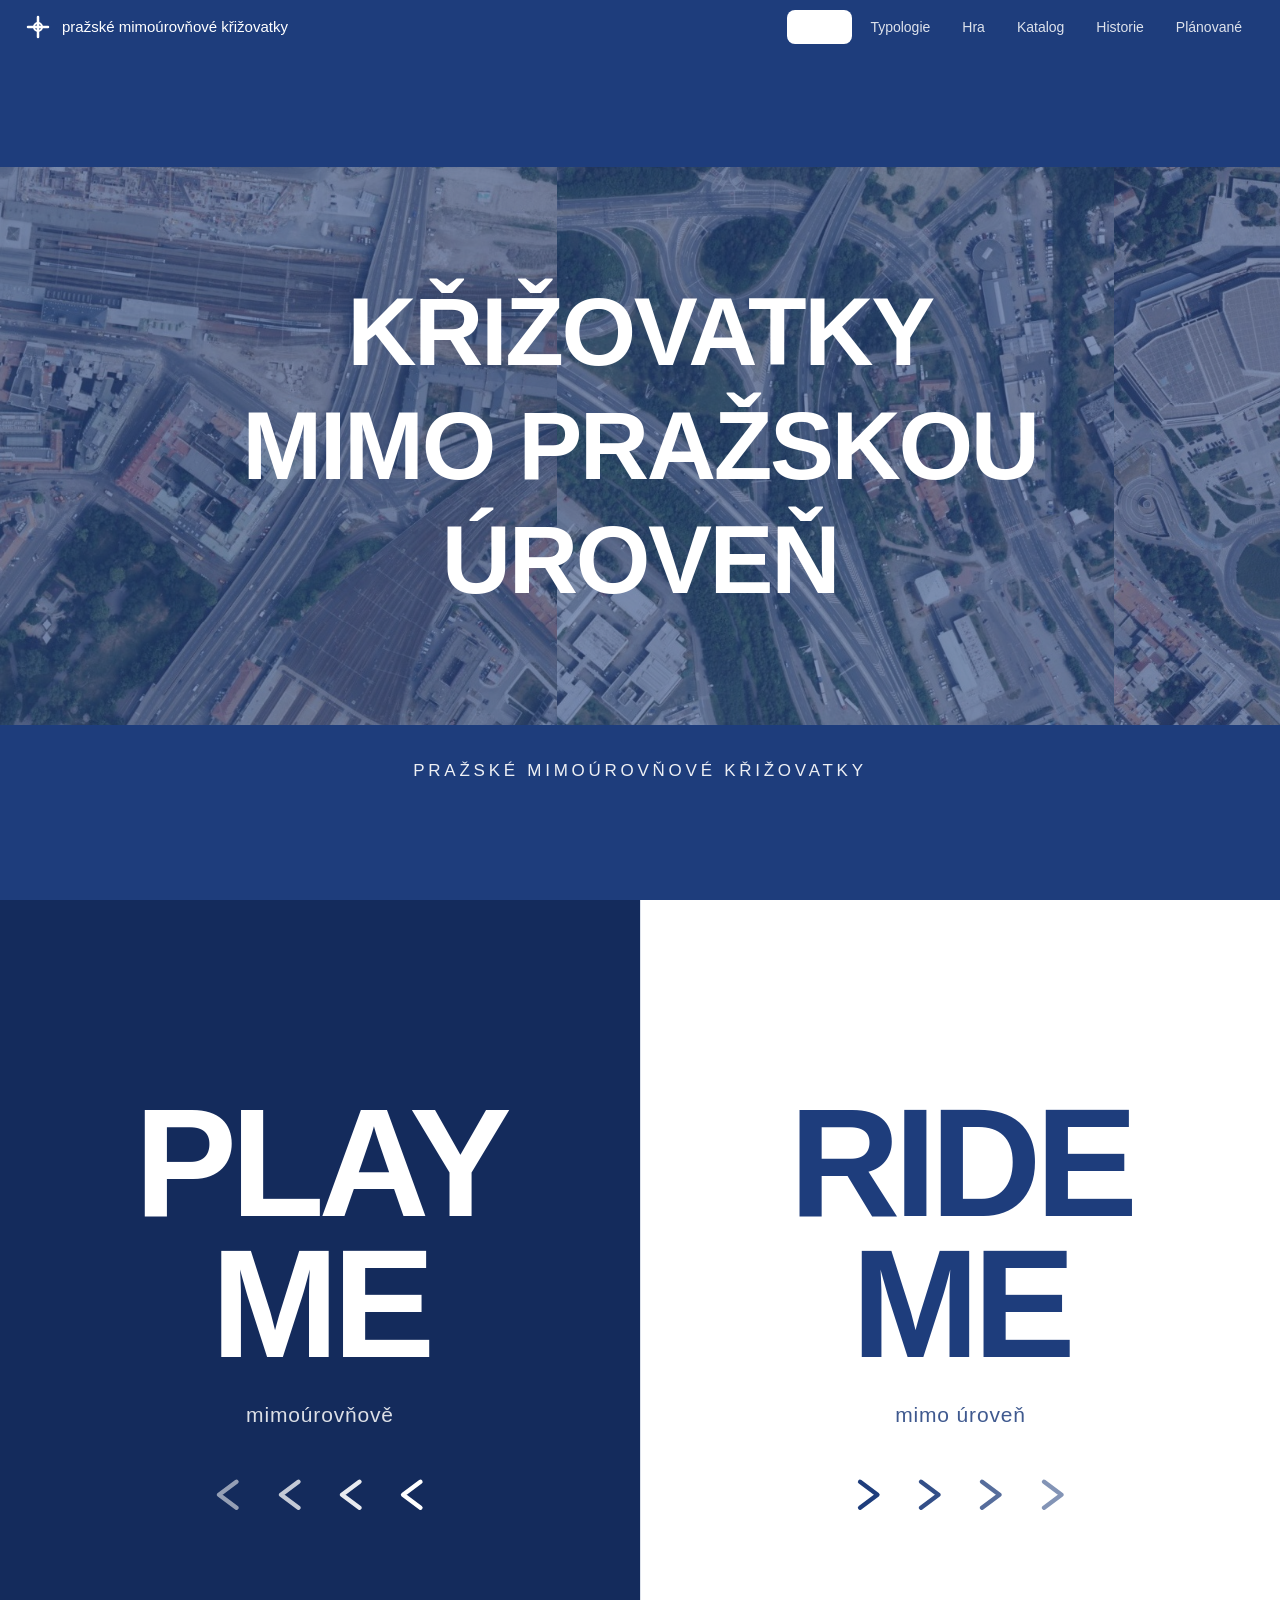
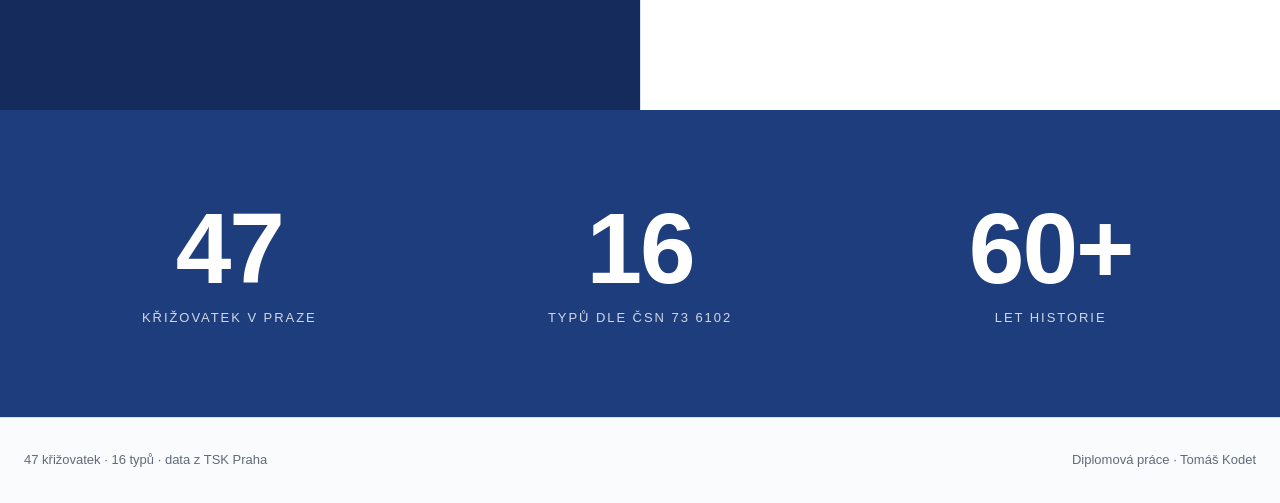
<file: web/index.html>
<!DOCTYPE html>
<html lang="cs">
<head>
  <meta charset="UTF-8">
  <meta name="viewport" content="width=device-width, initial-scale=1.0">
  <title>Křižovatky mimo úroveň Prahy</title>
  <link rel="stylesheet" href="css/style.css">
  <link rel="icon" type="image/svg+xml" href="favicon.svg">
  <style>
    body { overflow-x: hidden; }
    body[data-page="domu"] main { padding: 0; max-width: none; }

    body[data-page="domu"] .nav { position: fixed; top: 0; left: 0; right: 0; background: transparent; border-bottom: 1px solid transparent; transition: all 0.25s ease; }
    body[data-page="domu"] .nav .nav-logo,
    body[data-page="domu"] .nav .nav-logo span { color: white; }
    body[data-page="domu"] .nav .nav-logo svg path,
    body[data-page="domu"] .nav .nav-logo svg circle { stroke: white !important; }
    body[data-page="domu"] .nav .nav-links a { color: rgba(255,255,255,0.85); }
    body[data-page="domu"] .nav .nav-links a:hover { background: rgba(255,255,255,0.12); color: white; }
    body[data-page="domu"] .nav.scrolled { background: white; border-bottom-color: var(--border); }
    body[data-page="domu"] .nav.scrolled .nav-logo,
    body[data-page="domu"] .nav.scrolled .nav-logo span { color: var(--primary); }
    body[data-page="domu"] .nav.scrolled .nav-logo svg path,
    body[data-page="domu"] .nav.scrolled .nav-logo svg circle { stroke: var(--primary) !important; }
    body[data-page="domu"] .nav.scrolled .nav-links a { color: var(--text-muted); }
    body[data-page="domu"] .nav.scrolled .nav-links a:hover { background: var(--primary-tint); color: var(--primary); }

    /* HERO */
    .hero {
      min-height: 100vh;
      background: var(--primary);
      display: flex;
      flex-direction: column;
      justify-content: center;
      align-items: center;
      padding: 100px 0 48px;
      position: relative;
      overflow: hidden;
    }
    .strip-wrap {
      position: relative;
      width: 100%;
      height: 62vh;
      max-height: 720px;
      min-height: 360px;
      overflow: hidden;
      background: var(--primary);
    }
    .hero-strip {
      position: absolute;
      inset: 0;
      display: flex;
      overflow: hidden;
    }
    .hero-strip-track {
      display: flex;
      gap: 0;
      animation: scroll-x 480s linear infinite;
      will-change: transform;
      width: max-content;
      height: 100%;
      flex-wrap: nowrap;
      font-size: 0;
      line-height: 0;
    }
    .hero-strip-track img {
      height: 100%;
      width: auto;
      aspect-ratio: 1;
      object-fit: cover;
      display: block;
      flex-shrink: 0;
      margin-right: -1px;
    }
    @keyframes scroll-x {
      from { transform: translateX(0); }
      to { transform: translateX(-50%); }
    }
    .hero-overlay {
      position: absolute;
      inset: 0;
      background: rgba(30, 61, 124, 0.55);
      z-index: 1;
      pointer-events: none;
    }
    .hero-title {
      position: absolute;
      inset: 0;
      z-index: 2;
      display: flex;
      flex-direction: column;
      justify-content: center;
      align-items: center;
      gap: clamp(8px, 2vh, 24px);
      padding: 7% 9%;
      text-align: center;
      color: white;
      pointer-events: none;
    }
    .hero-title .line {
      display: block;
      font-size: clamp(34px, 7.5vw, 120px);
      font-weight: 800;
      line-height: 1;
      letter-spacing: -0.025em;
      text-transform: uppercase;
      width: 100%;
    }
    .hero-subtitle {
      margin-top: 32px;
      color: white;
      font-size: clamp(13px, 1.5vw, 17px);
      font-weight: 400;
      letter-spacing: 0.22em;
      text-transform: uppercase;
      opacity: 0.92;
      text-align: center;
      padding: 0 24px;
    }

    /* CTAs */
    .ctas {
      display: grid;
      grid-template-columns: 1fr 1fr;
      min-height: 90vh;
    }
    .cta {
      display: flex;
      flex-direction: column;
      align-items: center;
      justify-content: center;
      padding: 56px 32px;
      text-align: center;
      text-decoration: none;
      transition: background 0.25s ease;
      position: relative;
    }
    .cta:hover { text-decoration: none; }
    .cta-blue { background: #142B5C; color: white; }
    .cta-blue:hover { background: #0E1F44; }
    .cta-white { background: white; color: var(--primary); border-left: 1px solid var(--border); }
    .cta-white:hover { background: var(--bg-alt); }
    .cta-main {
      font-size: clamp(64px, 12vw, 200px);
      font-weight: 800;
      line-height: 0.92;
      letter-spacing: -0.04em;
      text-transform: uppercase;
    }
    .cta-main span { display: block; }
    .cta-sub {
      margin-top: 22px;
      font-size: clamp(15px, 1.8vw, 21px);
      opacity: 0.85;
      letter-spacing: 0.04em;
      font-weight: 400;
    }
    .cta-arrows {
      margin-top: 42px;
      display: flex;
      gap: clamp(10px, 1.4vw, 22px);
      align-items: center;
      justify-content: center;
    }
    .cta-arrows svg {
      width: clamp(28px, 3.4vw, 52px);
      height: clamp(28px, 3.4vw, 52px);
      display: block;
      stroke: currentColor;
      animation: arrow-pulse 1.6s ease-in-out infinite;
    }
    .cta-arrows.left svg:nth-child(1) { animation-delay: 0.45s; opacity: 0.55; }
    .cta-arrows.left svg:nth-child(2) { animation-delay: 0.30s; opacity: 0.75; }
    .cta-arrows.left svg:nth-child(3) { animation-delay: 0.15s; opacity: 0.90; }
    .cta-arrows.left svg:nth-child(4) { animation-delay: 0.00s; opacity: 1.00; }
    .cta-arrows.right svg:nth-child(1) { animation-delay: 0.00s; opacity: 1.00; }
    .cta-arrows.right svg:nth-child(2) { animation-delay: 0.15s; opacity: 0.90; }
    .cta-arrows.right svg:nth-child(3) { animation-delay: 0.30s; opacity: 0.75; }
    .cta-arrows.right svg:nth-child(4) { animation-delay: 0.45s; opacity: 0.55; }
    @keyframes arrow-pulse {
      0%, 100% { transform: translateX(0); }
      50%      { transform: translateX(var(--arrow-shift, 8px)); }
    }
    .cta-arrows.left  { --arrow-shift: -8px; }
    .cta-arrows.right { --arrow-shift:  8px; }
    @media (max-width: 700px) {
      .ctas { grid-template-columns: 1fr; }
      .cta-white { border-left: none; border-top: 1px solid var(--border); }
      .cta { padding: 56px 24px; min-height: 50vh; }
    }

    .stats-strip {
      background: var(--primary);
      color: white;
      padding: 88px 24px;
      text-align: center;
    }
    .stats-strip-grid {
      max-width: 1200px;
      margin: 0 auto;
      display: grid;
      grid-template-columns: repeat(3, 1fr);
      gap: 32px;
    }
    .stats-strip .stat-num {
      font-size: clamp(48px, 8vw, 100px);
      font-weight: 800;
      line-height: 1;
      letter-spacing: -0.02em;
    }
    .stats-strip .stat-label {
      margin-top: 10px;
      font-size: 13px;
      letter-spacing: 0.15em;
      text-transform: uppercase;
      opacity: 0.8;
    }
    @media (max-width: 700px) {
      .stats-strip-grid { grid-template-columns: 1fr; gap: 40px; }
      .stats-strip { padding: 56px 24px; }
    }

    .footer { margin-top: 0; }
  </style>
</head>
<body data-page="domu">

<div id="nav"></div>

<main>

  <section class="hero">
    <div class="strip-wrap">
      <div class="hero-strip">
        <div class="hero-strip-track" id="strip-track"></div>
      </div>
      <div class="hero-overlay"></div>
      <div class="hero-title">
        <span class="line">Křižovatky</span>
        <span class="line">mimo pražskou</span>
        <span class="line">úroveň</span>
      </div>
    </div>
    <p class="hero-subtitle">pražské mimoúrovňové křižovatky</p>
  </section>

  <section class="ctas">
    <a href="hra.html" class="cta cta-blue">
      <div class="cta-main"><span>Play</span><span>me</span></div>
      <div class="cta-sub">mimoúrovňově</div>
      <div class="cta-arrows left">
        <svg viewBox="0 0 40 40" fill="none" stroke-width="4" stroke-linecap="round" stroke-linejoin="round"><path d="M28 8 L 12 20 L 28 32"/></svg>
        <svg viewBox="0 0 40 40" fill="none" stroke-width="4" stroke-linecap="round" stroke-linejoin="round"><path d="M28 8 L 12 20 L 28 32"/></svg>
        <svg viewBox="0 0 40 40" fill="none" stroke-width="4" stroke-linecap="round" stroke-linejoin="round"><path d="M28 8 L 12 20 L 28 32"/></svg>
        <svg viewBox="0 0 40 40" fill="none" stroke-width="4" stroke-linecap="round" stroke-linejoin="round"><path d="M28 8 L 12 20 L 28 32"/></svg>
      </div>
    </a>
    <a href="katalog.html" class="cta cta-white">
      <div class="cta-main"><span>Ride</span><span>me</span></div>
      <div class="cta-sub">mimo úroveň</div>
      <div class="cta-arrows right">
        <svg viewBox="0 0 40 40" fill="none" stroke-width="4" stroke-linecap="round" stroke-linejoin="round"><path d="M12 8 L 28 20 L 12 32"/></svg>
        <svg viewBox="0 0 40 40" fill="none" stroke-width="4" stroke-linecap="round" stroke-linejoin="round"><path d="M12 8 L 28 20 L 12 32"/></svg>
        <svg viewBox="0 0 40 40" fill="none" stroke-width="4" stroke-linecap="round" stroke-linejoin="round"><path d="M12 8 L 28 20 L 12 32"/></svg>
        <svg viewBox="0 0 40 40" fill="none" stroke-width="4" stroke-linecap="round" stroke-linejoin="round"><path d="M12 8 L 28 20 L 12 32"/></svg>
      </div>
    </a>
  </section>

  <section class="stats-strip">
    <div class="stats-strip-grid">
      <div><div class="stat-num">47</div><div class="stat-label">křižovatek v Praze</div></div>
      <div><div class="stat-num">16</div><div class="stat-label">typů dle ČSN 73 6102</div></div>
      <div><div class="stat-num">60+</div><div class="stat-label">let historie</div></div>
    </div>
  </section>

</main>

<footer class="footer">
  <div class="footer-inner">
    <div>47 křižovatek · 16 typů · data z TSK Praha</div>
    <div>Diplomová práce · Tomáš Kodet</div>
  </div>
</footer>

<script src="js/nav.js"></script>
<script src="js/data-bundle.js"></script>
<script>
  (function() {
    const krizovatky = window.__DATA__.krizovatky;
    const track = document.getElementById("strip-track");
    const items = krizovatky.map(k =>
      `<img src="img/krizovatky/${k.tsk}/ortofoto_strip.jpg" alt="" loading="eager">`
    ).join("");
    track.innerHTML = items + items;
  })();
  window.addEventListener("scroll", () => {
    const nav = document.querySelector(".nav");
    if (!nav) return;
    nav.classList.toggle("scrolled", window.scrollY > 50);
  });
</script>
</body>
</html>
</file>
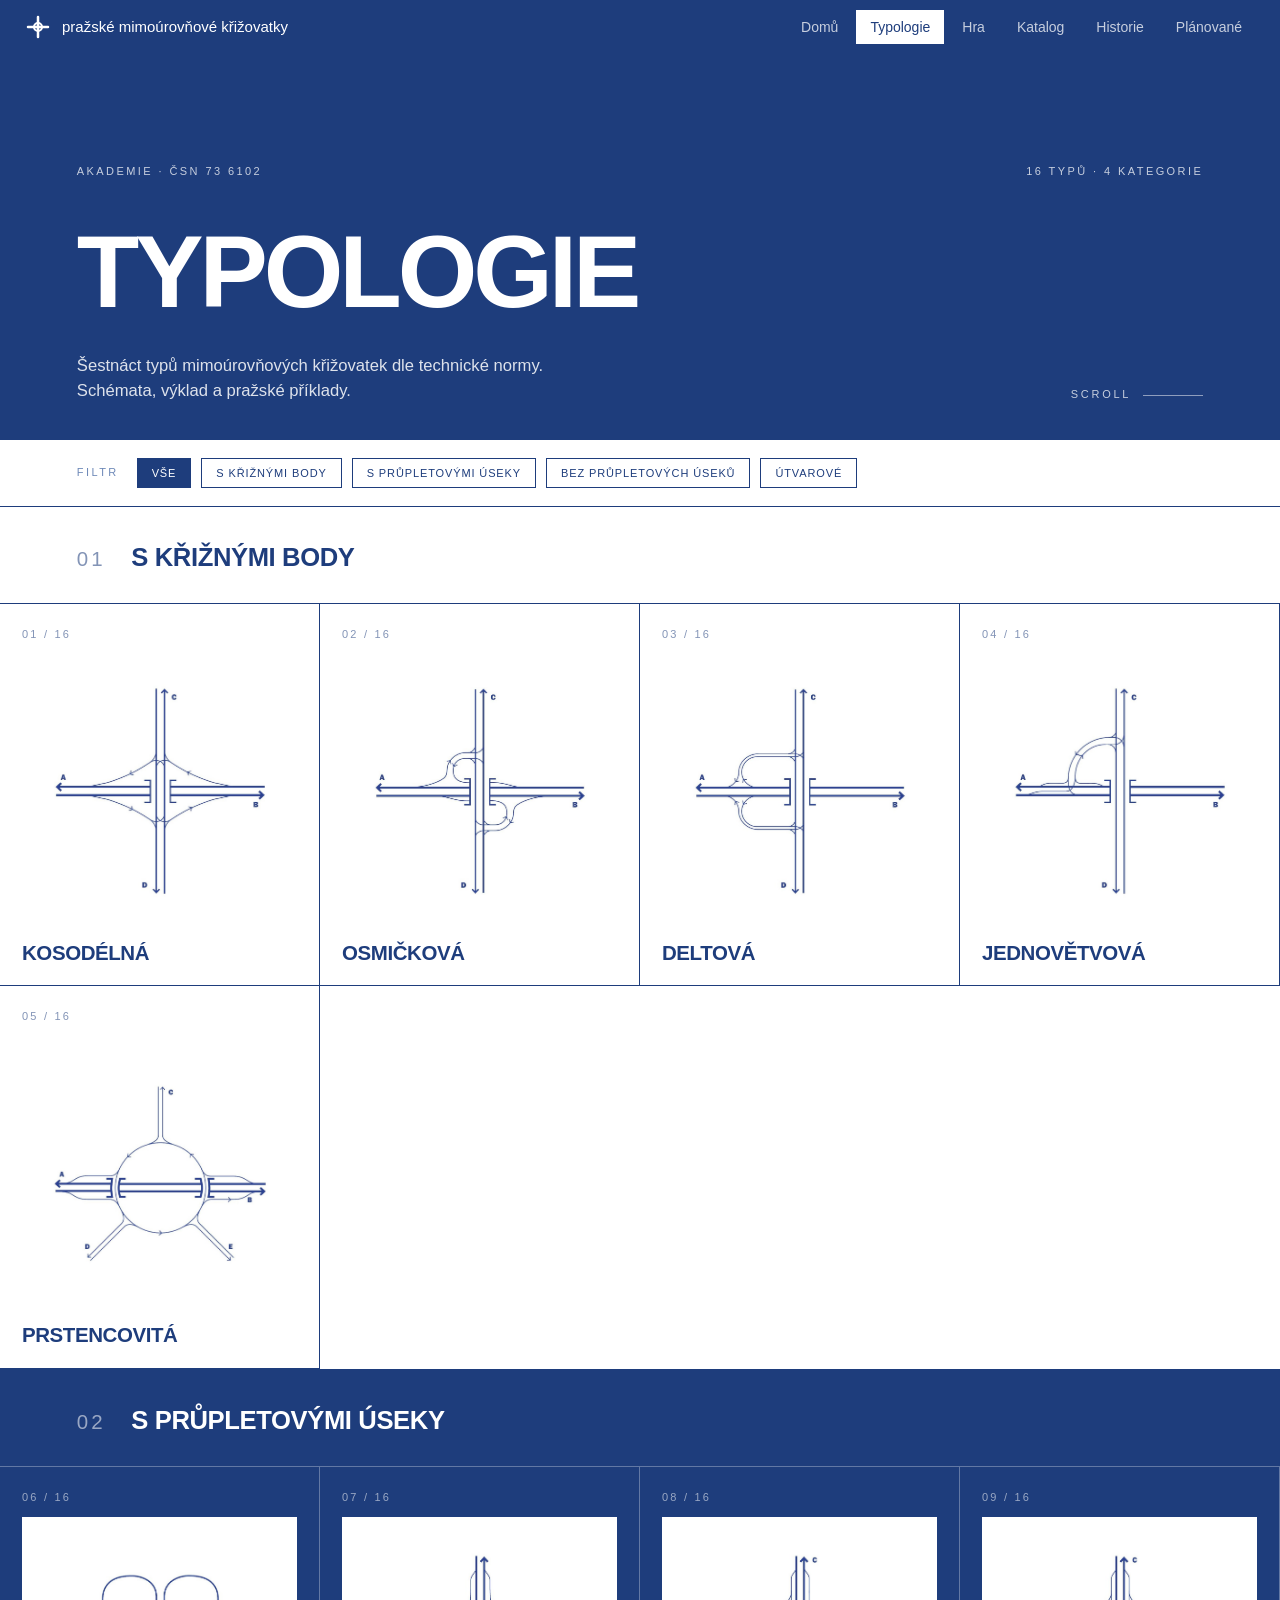
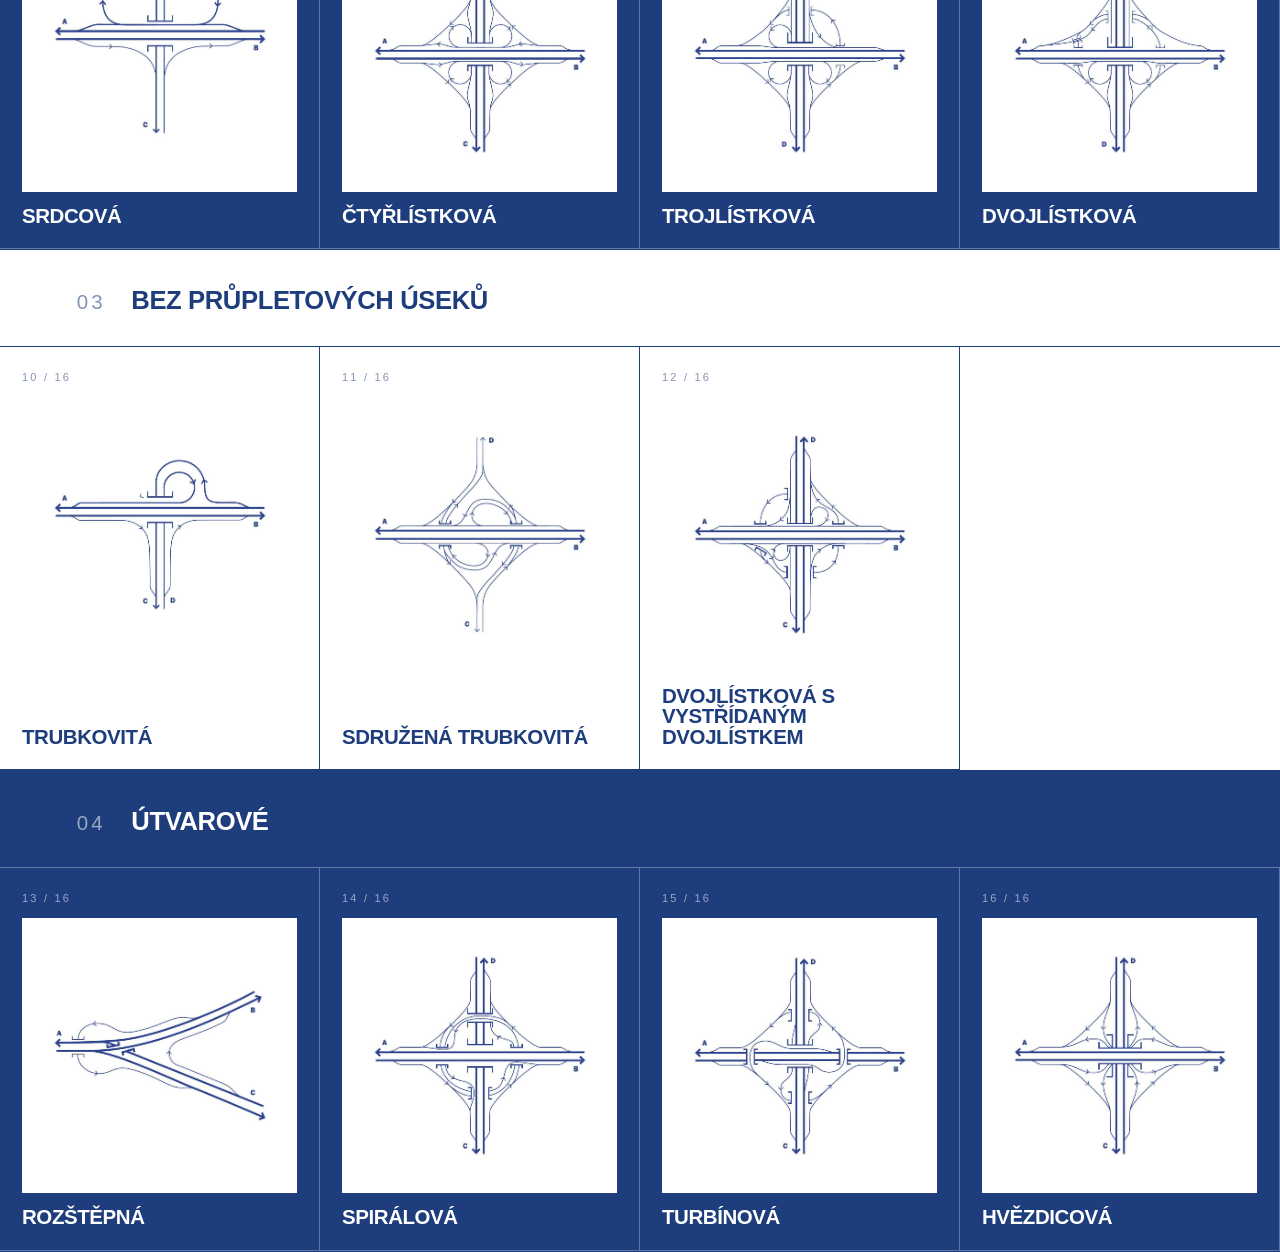
<file: web/akademie.html>
<!DOCTYPE html>
<html lang="cs">
<head>
  <meta charset="UTF-8">
  <meta name="viewport" content="width=device-width, initial-scale=1.0">
  <title>Typologie · pražské mimoúrovňové křižovatky</title>
  <link rel="stylesheet" href="css/style.css">
  <link rel="icon" type="image/svg+xml" href="favicon.svg">
  <style>
    :root {
      --blue: #1E3D7C;
      --blue-light: #6E89B8;
      --blue-tint: rgba(30,61,124,0.08);
    }
    body[data-page="akademie"] main { padding: 0; max-width: none; }
    body[data-page="akademie"] .nav { border-radius: 0; }
    .akademie * { border-radius: 0 !important; }
    .akademie { color: var(--blue); }

    /* ========= HERO (compact) ========= */
    .akademie-hero {
      background: var(--blue);
      color: white;
      padding: clamp(80px, 12vh, 130px) clamp(24px, 6vw, 80px) clamp(28px, 4vh, 48px);
      display: flex;
      flex-direction: column;
      justify-content: space-between;
      min-height: auto;
    }
    .akademie-hero-top {
      display: flex;
      justify-content: space-between;
      align-items: flex-start;
      gap: 32px;
      flex-wrap: wrap;
      margin-bottom: clamp(24px, 5vh, 56px);
    }
    .akademie-hero-meta, .akademie-hero-count {
      font-size: 11px;
      letter-spacing: 0.22em;
      text-transform: uppercase;
      color: rgba(255,255,255,0.75);
    }
    .akademie-hero h1 {
      color: white;
      font-size: clamp(40px, 8vw, 130px);
      font-weight: 800;
      line-height: 0.9;
      letter-spacing: -0.04em;
      text-transform: uppercase;
      margin: 0;
    }
    .akademie-hero-bottom {
      display: flex;
      justify-content: space-between;
      align-items: flex-end;
      gap: 32px;
      flex-wrap: wrap;
      margin-top: clamp(20px, 4vh, 40px);
    }
    .akademie-hero p {
      color: rgba(255,255,255,0.85);
      font-size: clamp(14px, 1.3vw, 17px);
      max-width: 540px;
      line-height: 1.5;
      margin: 0;
    }
    .akademie-hero-scroll {
      font-size: 11px;
      letter-spacing: 0.25em;
      text-transform: uppercase;
      color: rgba(255,255,255,0.75);
      display: flex;
      align-items: center;
      gap: 12px;
    }
    .akademie-hero-scroll::after {
      content: "";
      width: 60px;
      height: 1px;
      background: rgba(255,255,255,0.5);
    }

    /* ========= FILTER STRIP ========= */
    .akademie-filters {
      background: white;
      border-bottom: 1px solid var(--blue);
      padding: 18px clamp(24px, 6vw, 80px);
      display: flex;
      align-items: center;
      gap: 10px;
      flex-wrap: wrap;
      position: sticky;
      top: 0;
      z-index: 50;
    }
    .akademie-filters-label {
      font-size: 11px;
      letter-spacing: 0.22em;
      text-transform: uppercase;
      color: var(--blue-light);
      margin-right: 8px;
    }
    .filter-btn {
      padding: 8px 14px;
      background: white;
      border: 1px solid var(--blue);
      color: var(--blue);
      font-size: 11px;
      font-weight: 500;
      letter-spacing: 0.08em;
      text-transform: uppercase;
      cursor: pointer;
      transition: all 0.2s;
      font-family: inherit;
    }
    .filter-btn:hover { background: var(--blue-tint); }
    .filter-btn.active { background: var(--blue); color: white; }

    /* ========= CATEGORY SECTIONS ========= */
    .category-block {
      border-bottom: 1px solid var(--blue);
      color: var(--blue);
    }
    .category-block.dark {
      background: var(--blue);
      color: white;
    }
    .category-header {
      padding: clamp(28px, 4vh, 48px) clamp(24px, 6vw, 80px) clamp(20px, 3vh, 36px);
      display: grid;
      grid-template-columns: auto 1fr;
      gap: clamp(16px, 2vw, 28px);
      align-items: baseline;
    }
    .category-num {
      font-size: clamp(18px, 1.6vw, 24px);
      font-weight: 500;
      letter-spacing: 0.15em;
      opacity: 0.55;
      font-variant-numeric: tabular-nums;
    }
    .category-name {
      font-size: clamp(18px, 2vw, 30px);
      font-weight: 700;
      line-height: 1;
      letter-spacing: -0.015em;
      text-transform: uppercase;
      margin: 0;
    }
    .types-grid {
      display: grid;
      grid-template-columns: repeat(4, 1fr);
      border-top: 1px solid currentColor;
    }
    .category-block.dark .types-grid { border-top-color: rgba(255,255,255,0.3); }
    @media (max-width: 1100px) { .types-grid { grid-template-columns: repeat(3, 1fr); } }
    @media (max-width: 800px)  { .types-grid { grid-template-columns: repeat(2, 1fr); } }
    @media (max-width: 480px)  { .types-grid { grid-template-columns: 1fr; } }

    .type-card {
      position: relative;
      background: transparent;
      border: none;
      border-right: 1px solid currentColor;
      border-bottom: 1px solid currentColor;
      padding: 0;
      text-align: left;
      cursor: pointer;
      transition: background 0.3s ease;
      overflow: hidden;
      font-family: inherit;
      color: inherit;
    }
    .category-block.dark .type-card {
      border-right-color: rgba(255,255,255,0.3);
      border-bottom-color: rgba(255,255,255,0.3);
    }
    .type-card:hover { background: var(--blue-tint); }
    .category-block.dark .type-card:hover { background: rgba(255,255,255,0.08); }

    .type-card-inner {
      padding: 24px 22px 22px;
      display: flex;
      flex-direction: column;
      gap: 14px;
      height: 100%;
    }
    .type-num {
      font-size: 11px;
      letter-spacing: 0.2em;
      text-transform: uppercase;
      opacity: 0.55;
      font-variant-numeric: tabular-nums;
    }
    .type-img-wrap {
      aspect-ratio: 1;
      background: white;
      display: flex;
      align-items: center;
      justify-content: center;
      padding: 6%;
      overflow: hidden;
      transition: transform 0.4s ease;
    }
    .type-card:hover .type-img-wrap { transform: scale(1.04); }
    .type-img-wrap img {
      max-width: 100%; max-height: 100%;
      width: auto; height: auto;
      object-fit: contain;
      display: block;
    }
    .type-name {
      font-size: clamp(18px, 1.6vw, 24px);
      font-weight: 800;
      line-height: 1;
      letter-spacing: -0.02em;
      text-transform: uppercase;
      margin-top: auto;
    }
    .type-card-arrow {
      position: absolute;
      top: 22px;
      right: 22px;
      opacity: 0;
      transition: all 0.3s ease;
      transform: translate(-8px, 8px);
    }
    .type-card:hover .type-card-arrow { opacity: 1; transform: translate(0, 0); }

    /* ========= MODAL ========= */
    .modal-bg { position: fixed; inset: 0; background: rgba(20, 35, 70, 0.6); display: none; align-items: center; justify-content: center; z-index: 200; padding: 0; }
    .modal-bg.open { display: flex; }
    .modal { background: white; max-width: 1100px; width: 100%; max-height: 100vh; height: 100%; overflow-y: auto; position: relative; color: var(--blue); }
    .modal-close { position: absolute; top: 24px; right: 24px; width: 44px; height: 44px; background: white; border: 1px solid var(--blue); display: flex; align-items: center; justify-content: center; cursor: pointer; z-index: 1; color: var(--blue); font-size: 20px; line-height: 1; }
    .modal-close:hover { background: var(--blue); color: white; }
    .modal-grid { display: grid; grid-template-columns: 1fr 1fr; gap: 0; min-height: 100vh; }
    .modal-img-side { background: white; display: flex; align-items: center; justify-content: center; padding: 6%; border-right: 1px solid var(--blue); }
    .modal-img-side img { max-width: 100%; max-height: 100%; width: auto; height: auto; object-fit: contain; display: block; }
    .modal-content-side { padding: clamp(32px, 5vw, 64px); display: flex; flex-direction: column; gap: 28px; color: var(--blue); }
    .modal-tag { font-size: 11px; letter-spacing: 0.22em; text-transform: uppercase; color: var(--blue-light); }
    .modal-h2 { color: var(--blue); margin: 0; font-size: clamp(32px, 4vw, 56px); font-weight: 800; letter-spacing: -0.03em; text-transform: uppercase; line-height: 0.95; }
    .modal-popis { font-size: clamp(14px, 1.3vw, 16px); line-height: 1.65; color: var(--blue); }
    .modal-section-h3 { font-size: 11px; letter-spacing: 0.22em; text-transform: uppercase; color: var(--blue-light); margin-bottom: 14px; font-weight: 500; padding-bottom: 12px; border-bottom: 1px solid var(--blue); }
    .priklady-list { list-style: none; display: flex; flex-direction: column; padding: 0; margin: 0; color: var(--blue); }
    .priklady-list li { font-size: 14px; padding: 12px 0; border-bottom: 1px solid var(--blue-tint); display: flex; align-items: center; gap: 14px; color: var(--blue); }
    .priklady-list li:last-child { border-bottom: none; }
    .priklady-list .pill { background: var(--blue-tint); color: var(--blue); padding: 4px 10px; font-size: 10px; font-weight: 500; letter-spacing: 0.05em; text-transform: uppercase; }
    .priklady-list .tsk-num { font-size: 11px; color: var(--blue-light); font-variant-numeric: tabular-nums; margin-left: auto; letter-spacing: 0.1em; }
    .empty-msg { font-size: 14px; color: var(--blue-light); font-style: italic; }
    @media (max-width: 800px) {
      .modal-grid { grid-template-columns: 1fr; }
      .modal-img-side { border-right: none; border-bottom: 1px solid var(--blue); aspect-ratio: 1; }
      .modal-content-side { padding: 32px 24px; }
    }
  </style>
</head>
<body data-page="akademie" class="akademie">

<div id="nav"></div>

<main>
  <section class="akademie-hero">
    <div class="akademie-hero-top">
      <div class="akademie-hero-meta">Akademie · ČSN 73 6102</div>
      <div class="akademie-hero-count">16 typů · 4 kategorie</div>
    </div>
    <h1>Typologie</h1>
    <div class="akademie-hero-bottom">
      <p>Šestnáct typů mimoúrovňových křižovatek dle technické normy. Schémata, výklad a pražské příklady.</p>
      <div class="akademie-hero-scroll">Scroll</div>
    </div>
  </section>

  <div class="akademie-filters" id="filter-bar"></div>

  <div id="categories-container"></div>
</main>

<div class="modal-bg" id="modal-bg"><div class="modal" id="modal"></div></div>

<script src="js/nav.js"></script>
<script src="js/data-bundle.js"></script>
<script src="js/data.js"></script>
<script>
(async () => {
  const { typologie } = await AppData.loadAll();
  const krizovatky = await AppData.loadKrizovatky();
  const container = document.getElementById("categories-container");
  const filterBar = document.getElementById("filter-bar");
  const modalBg = document.getElementById("modal-bg");
  const modal = document.getElementById("modal");
  const kategorie = AppData.KATEGORIE_ORDER;
  let activeFilter = "Vše";

  function renderFilters() {
    const all = ["Vše", ...kategorie];
    filterBar.innerHTML =
      `<span class="akademie-filters-label">Filtr</span>` +
      all.map(k => `<button class="filter-btn${k === activeFilter ? ' active' : ''}" data-cat="${k}">${k}</button>`).join("");
    filterBar.querySelectorAll(".filter-btn").forEach(btn => {
      btn.addEventListener("click", () => {
        activeFilter = btn.dataset.cat;
        renderFilters();
        renderCategories();
      });
    });
  }

  function renderCategories() {
    const cats = activeFilter === "Vše" ? kategorie : [activeFilter];
    let typeCounter = 0;
    container.innerHTML = cats.map((cat, catIdx) => {
      const items = typologie.filter(t => t.kategorie === cat);
      if (items.length === 0) return "";
      const isDark = catIdx % 2 === 1;
      const catNum = String(catIdx + 1).padStart(2, "0");
      return `
        <section class="category-block${isDark ? ' dark' : ''}">
          <header class="category-header">
            <div class="category-num">${catNum}</div>
            <h2 class="category-name">${cat}</h2>
          </header>
          <div class="types-grid">
            ${items.map((t) => {
              typeCounter++;
              const num = String(typeCounter).padStart(2, "0");
              return `
                <button class="type-card" data-slug="${t.slug}">
                  <div class="type-card-inner">
                    <div class="type-num">${num} / ${typologie.length}</div>
                    <div class="type-img-wrap"><img src="${AppData.typologyPath(t.slug)}" alt="${t.nazev}" loading="lazy"></div>
                    <div class="type-name">${t.nazev}</div>
                  </div>
                  <div class="type-card-arrow">
                    <svg width="28" height="28" viewBox="0 0 32 32" fill="none" stroke="currentColor" stroke-width="2">
                      <path d="M8 24 L 24 8 M 12 8 L 24 8 L 24 20"/>
                    </svg>
                  </div>
                </button>`;
            }).join("")}
          </div>
        </section>`;
    }).join("");
    container.querySelectorAll(".type-card").forEach(c => {
      c.addEventListener("click", () => openModal(c.dataset.slug));
    });
  }

  function openModal(slug) {
    const t = typologie.find(x => x.slug === slug);
    if (!t) return;
    const priklady = krizovatky.filter(k => k.typ_slug === slug);
    modal.innerHTML = `
      <button class="modal-close" aria-label="Zavřít">×</button>
      <div class="modal-grid">
        <div class="modal-img-side"><img src="${AppData.typologyPath(t.slug)}" alt="${t.nazev}"></div>
        <div class="modal-content-side">
          <div class="modal-tag">${t.kategorie}</div>
          <h2 class="modal-h2">${t.nazev}</h2>
          <div class="modal-popis">${t.popis}</div>
          <div>
            <h3 class="modal-section-h3">Pražské příklady · ${priklady.length}</h3>
            ${priklady.length === 0
              ? '<p class="empty-msg">Žádný zástupce v naší databázi 47 sledovaných pražských křižovatek.</p>'
              : '<ul class="priklady-list">' + priklady.map(k =>
                  `<li><span class="pill">${k.doba_vystavby}</span><span>${k.ulice}</span><span class="tsk-num">TSK ${k.tsk}</span></li>`
                ).join("") + '</ul>'}
          </div>
        </div>
      </div>`;
    modalBg.classList.add("open");
    modal.querySelector(".modal-close").addEventListener("click", closeModal);
  }
  function closeModal() { modalBg.classList.remove("open"); }
  modalBg.addEventListener("click", (e) => { if (e.target === modalBg) closeModal(); });
  document.addEventListener("keydown", (e) => { if (e.key === "Escape") closeModal(); });

  renderFilters();
  renderCategories();
})();
</script>
</body>
</html>
</file>
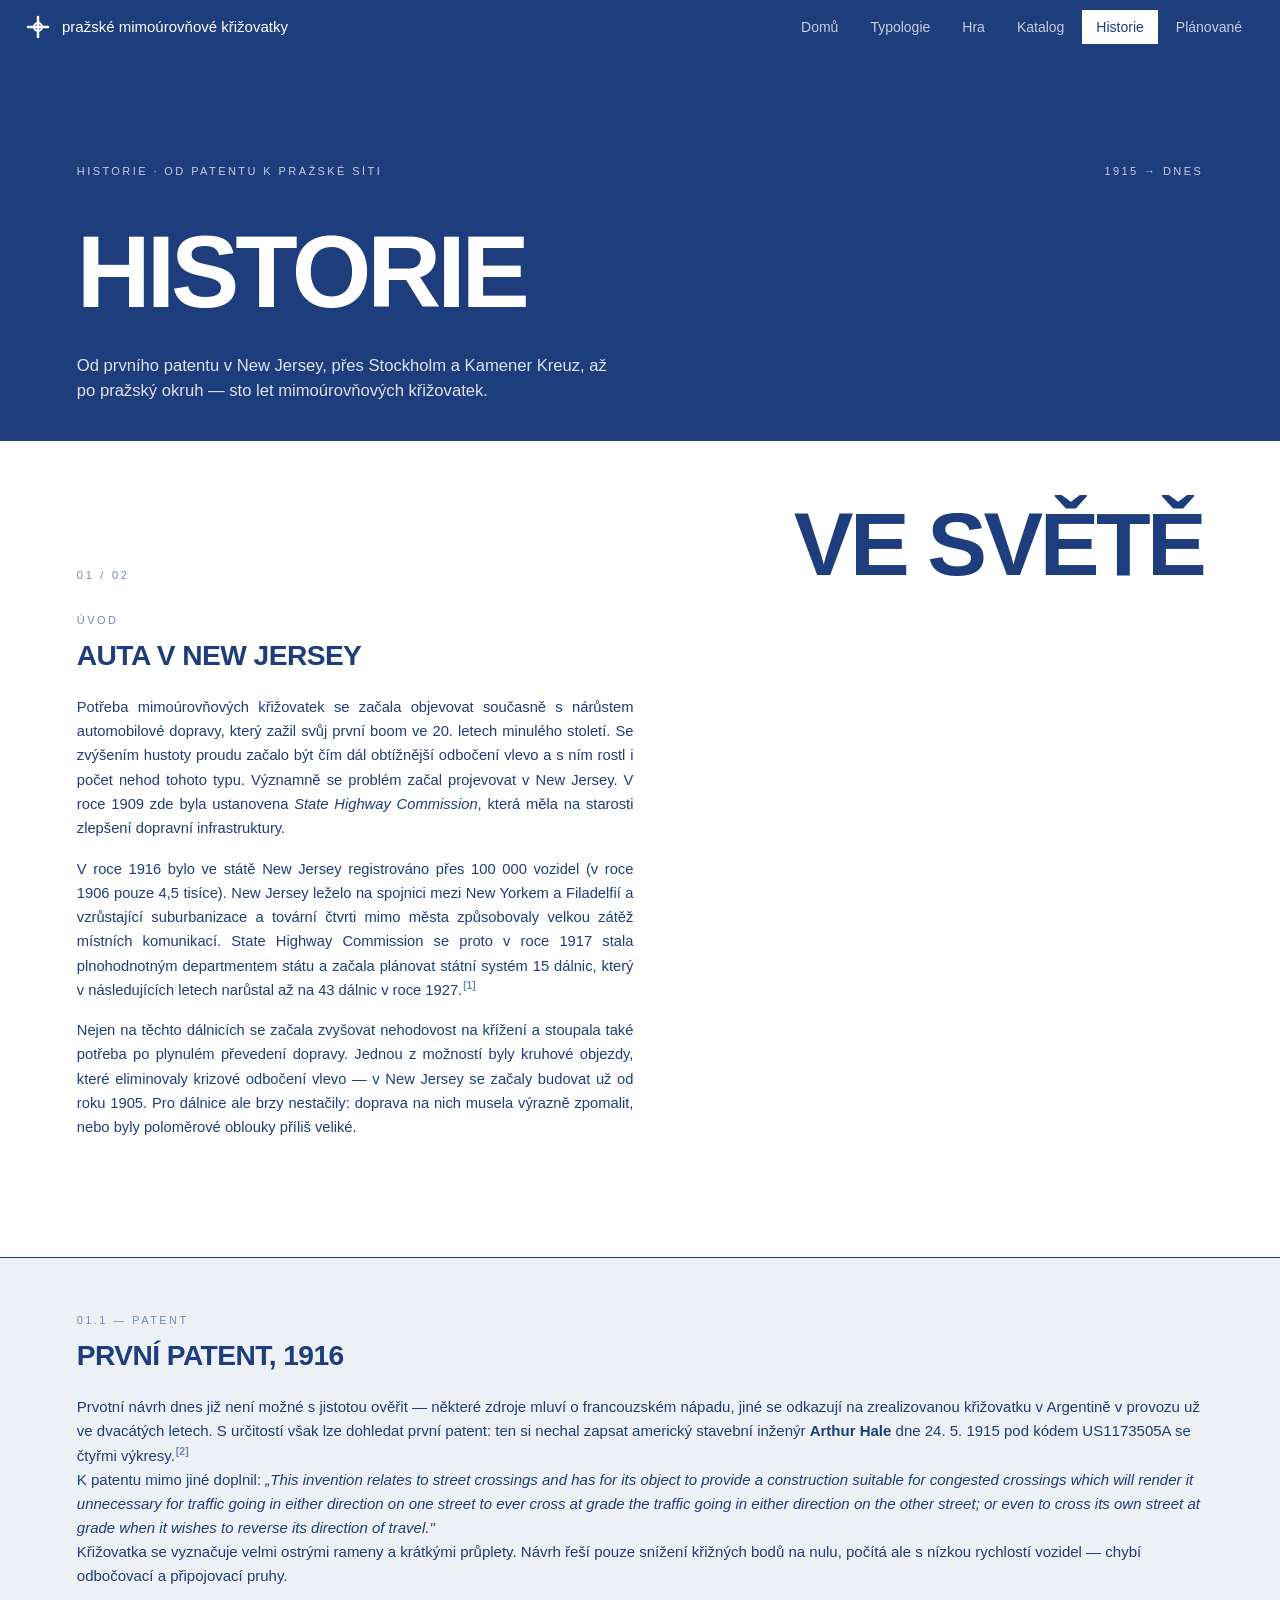
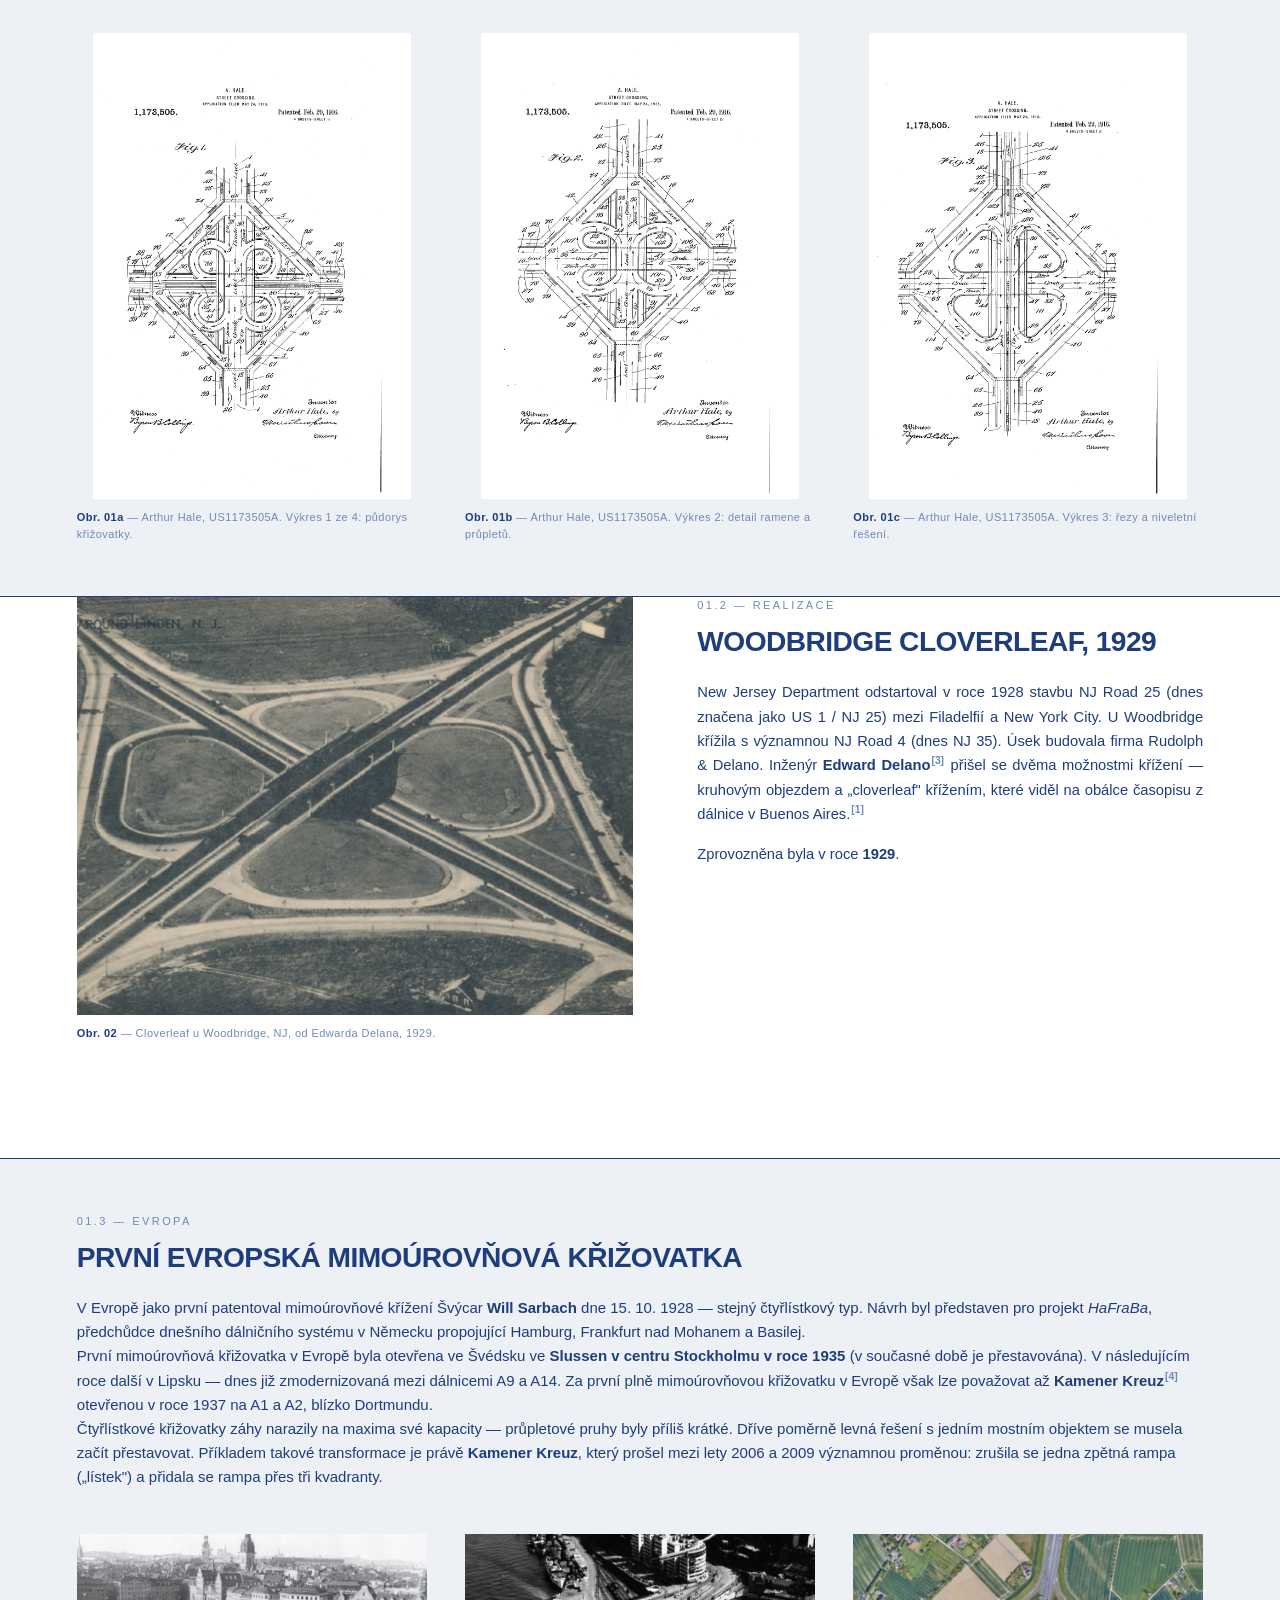
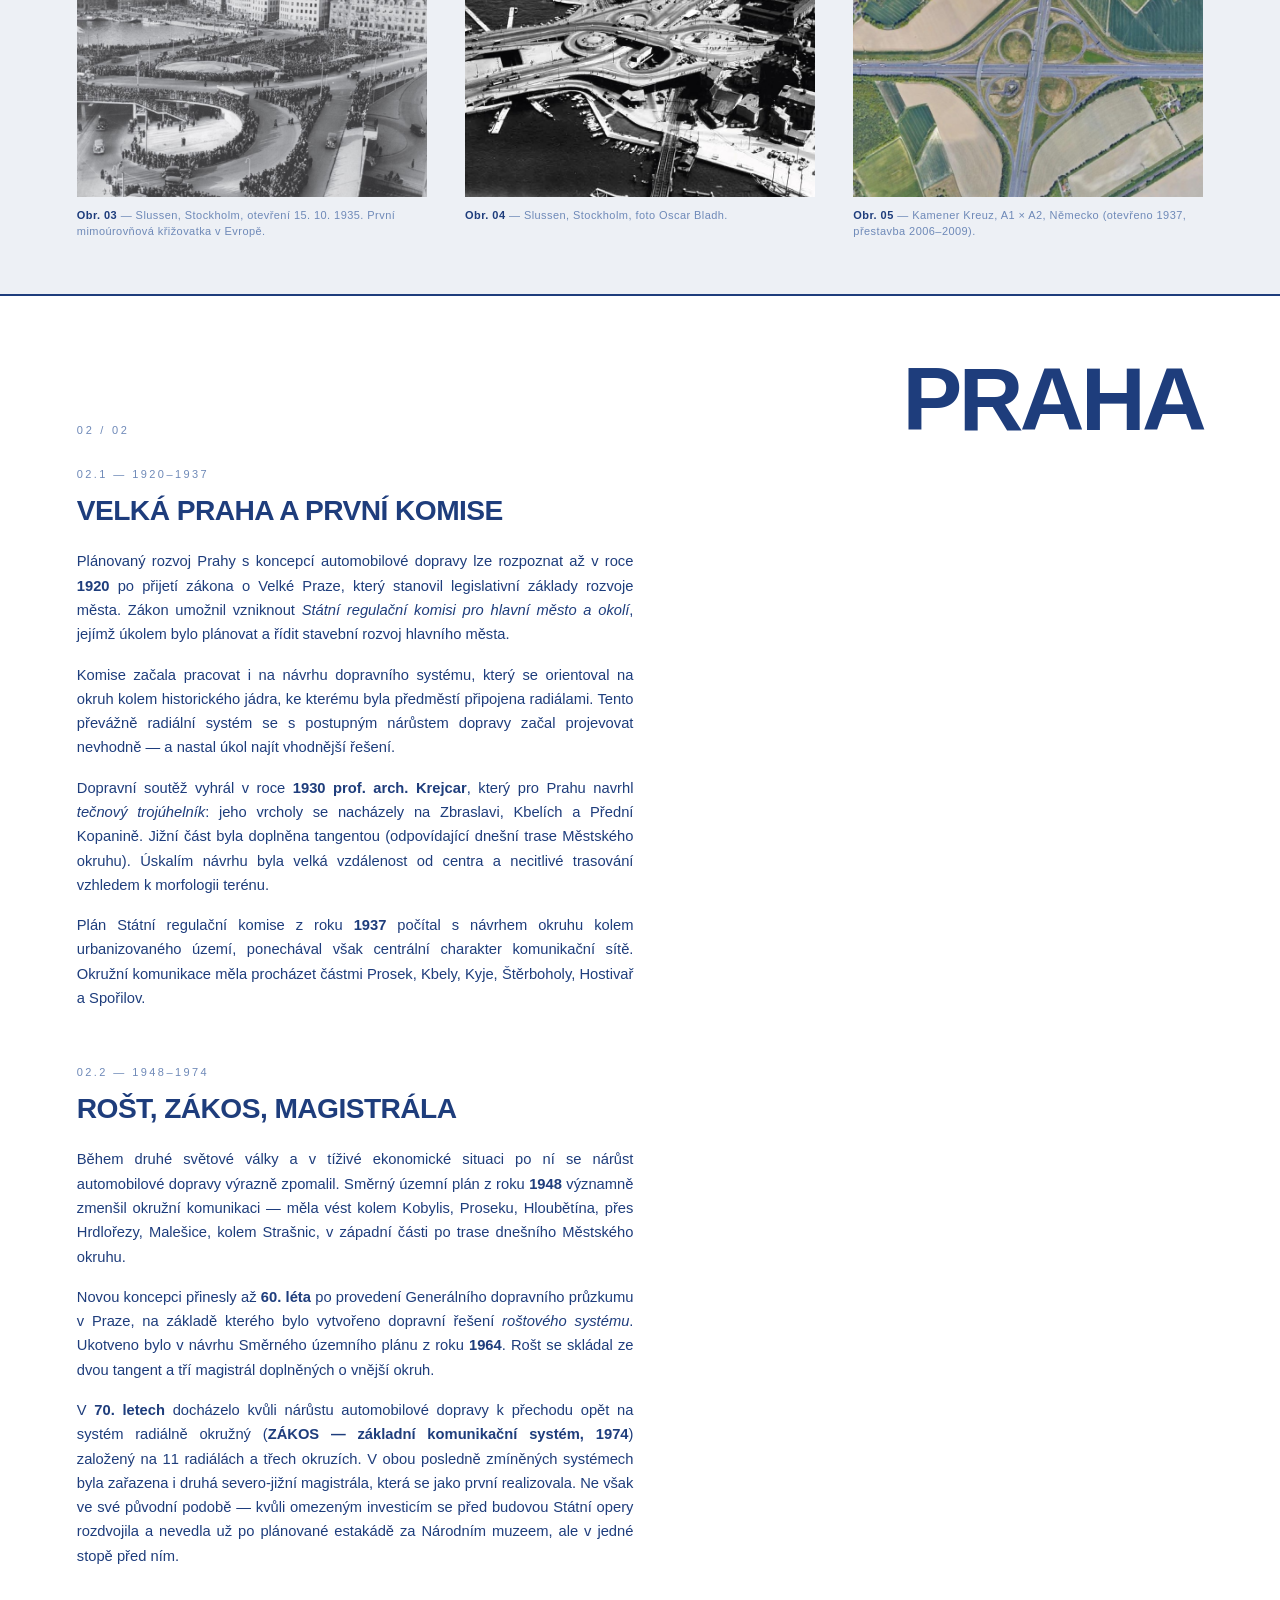
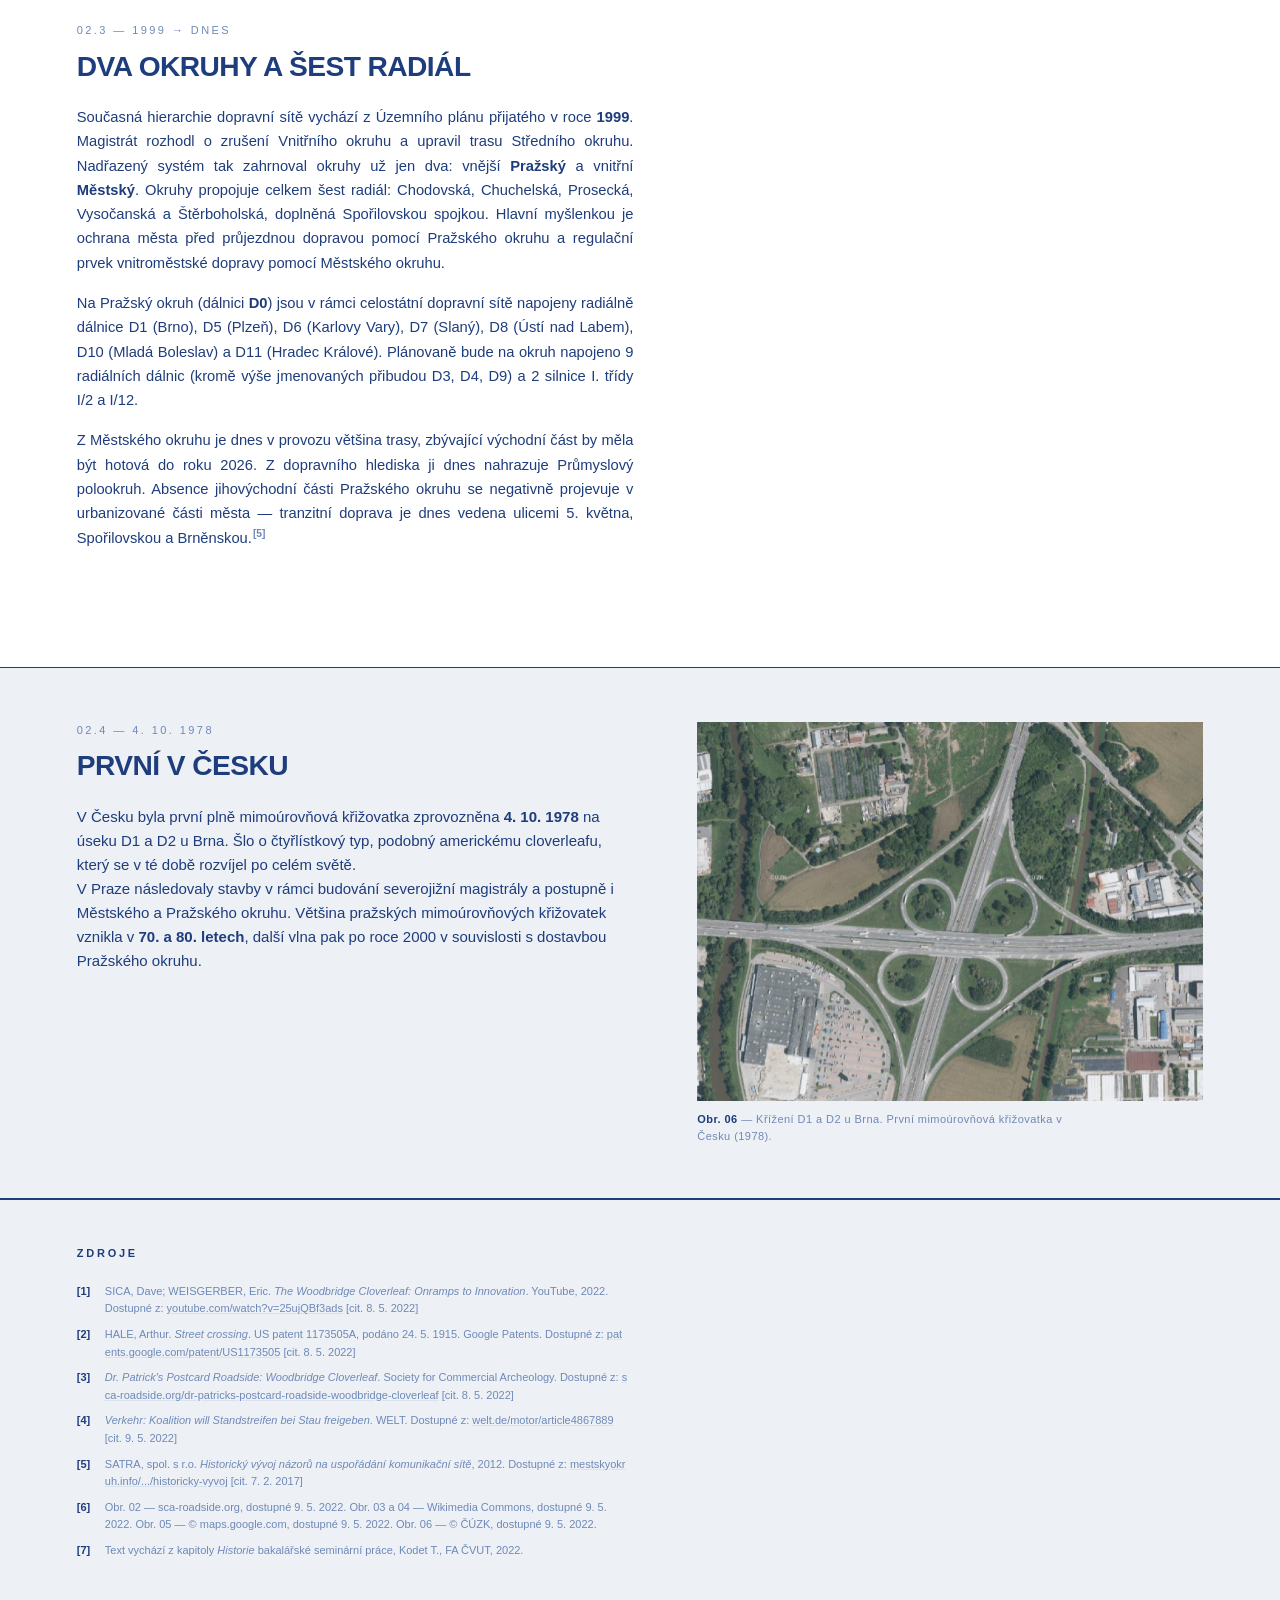
<file: web/historie.html>
<!DOCTYPE html>
<html lang="cs">
<head>
  <meta charset="UTF-8">
  <meta name="viewport" content="width=device-width, initial-scale=1.0">
  <title>Historie · pražské mimoúrovňové křižovatky</title>
  <link rel="stylesheet" href="css/style.css">
  <link rel="icon" type="image/svg+xml" href="favicon.svg">
  <style>
    :root { --blue: #1E3D7C; --blue-light: #6E89B8; --blue-tint: rgba(30,61,124,0.08); }
    body[data-page="historie"] main { padding: 0; max-width: none; }
    body[data-page="historie"] .nav { border-radius: 0; }
    .page-historie * { border-radius: 0 !important; }
    .page-historie { color: var(--blue); }

    /* HERO */
    .h-hero {
      background: var(--blue); color: white;
      padding: clamp(80px, 12vh, 130px) clamp(24px, 6vw, 80px) clamp(28px, 4vh, 48px);
      display: flex; flex-direction: column; justify-content: space-between;
    }
    .h-hero-top { display: flex; justify-content: space-between; gap: 32px; flex-wrap: wrap; margin-bottom: clamp(24px, 5vh, 56px); }
    .h-hero-meta { font-size: 11px; letter-spacing: 0.22em; text-transform: uppercase; color: rgba(255,255,255,0.75); }
    .h-hero h1 { color: white; font-size: clamp(40px, 8vw, 130px); font-weight: 800; line-height: 0.9; letter-spacing: -0.04em; text-transform: uppercase; margin: 0; }
    .h-hero-bottom { display: flex; justify-content: space-between; align-items: flex-end; gap: 32px; flex-wrap: wrap; margin-top: clamp(20px, 4vh, 40px); }
    .h-hero p { color: rgba(255,255,255,0.85); font-size: clamp(14px, 1.3vw, 17px); max-width: 540px; line-height: 1.5; margin: 0; }

    /* CHAPTERS */
    .chapter-divider {
      border-top: 1px solid var(--blue);
      padding: clamp(48px, 7vh, 96px) clamp(24px, 6vw, 80px) clamp(20px, 3vh, 32px);
      display: flex;
      justify-content: space-between;
      align-items: flex-end;
      gap: 32px;
      flex-wrap: wrap;
    }
    .chapter-num { font-size: 11px; letter-spacing: 0.25em; text-transform: uppercase; color: var(--blue-light); }
    .chapter-title { font-size: clamp(40px, 7vw, 110px); font-weight: 800; letter-spacing: -0.04em; text-transform: uppercase; line-height: 0.9; margin: 0; color: var(--blue); }

    .article {
      padding: 0 clamp(24px, 6vw, 80px) clamp(48px, 7vh, 96px);
      max-width: 1280px;
    }
    .article-section { margin-bottom: clamp(40px, 6vh, 72px); }
    .section-label { font-size: 11px; letter-spacing: 0.22em; text-transform: uppercase; color: var(--blue-light); margin-bottom: 12px; }
    .section-title { font-size: clamp(22px, 2.2vw, 32px); font-weight: 800; letter-spacing: -0.02em; text-transform: uppercase; line-height: 1.05; margin: 0 0 24px; color: var(--blue); }
    .article p {
      font-size: clamp(14px, 1.15vw, 16px);
      line-height: 1.65;
      color: var(--blue);
      max-width: 68ch;
      margin: 0 0 16px;
      text-align: justify;
      hyphens: auto;
      -webkit-hyphens: auto;
    }
    .article p:last-child { margin-bottom: 0; }
    .ref-sup { font-size: 0.7em; vertical-align: super; color: var(--blue-light); font-weight: 700; padding: 0 1px; }

    /* HIGHLIGHT BLOCK — light blue subsection wrapper */
    .highlight-block {
      background: var(--blue-tint);
      padding: clamp(40px, 6vh, 80px) clamp(24px, 6vw, 80px);
      margin: 0;
      border-top: 1px solid var(--blue);
      border-bottom: 1px solid var(--blue);
    }
    .highlight-block + .highlight-block { border-top: none; }
    .highlight-block .article-section,
    .highlight-block .article-split {
      max-width: 1280px;
      margin-left: auto;
      margin-right: auto;
      margin-bottom: 0;
    }
    .highlight-block + .article,
    .article + .highlight-block { margin-top: 0; }

    /* SPLIT — text + image, image right next to text */
    .article-split {
      display: grid;
      grid-template-columns: 1.1fr 1fr;
      gap: clamp(32px, 5vw, 80px);
      align-items: start;
      margin-bottom: clamp(40px, 6vh, 72px);
    }
    @media (max-width: 900px) { .article-split { grid-template-columns: 1fr; gap: clamp(20px, 3vh, 32px); } }
    .article-split.flip > .figure { order: -1; }
    @media (max-width: 900px) { .article-split.flip > .figure { order: 0; } }

    /* FIGURE — borderless, image hugs text */
    .figure {
      margin: 0;
      display: flex;
      flex-direction: column;
    }
    .figure-img-wrap {
      background: transparent;
      border: none;
      display: flex;
      align-items: center;
      justify-content: center;
      overflow: hidden;
      aspect-ratio: 4 / 3;
    }
    .figure-img-wrap img { width: 100%; height: 100%; object-fit: contain; display: block; }
    .figure-img-wrap.cover img { object-fit: cover; }
    .figure-img-wrap.tall { aspect-ratio: 3 / 4; }
    .figure-caption {
      font-size: 11px;
      letter-spacing: 0.04em;
      color: var(--blue-light);
      padding-top: 10px;
      line-height: 1.5;
      border-top: none;
      margin-top: 0;
      max-width: 60ch;
    }
    .figure-caption strong { color: var(--blue); font-weight: 700; }

    /* FIGURE GRID — multiple side by side */
    .figure-grid {
      display: grid;
      grid-template-columns: repeat(3, 1fr);
      gap: clamp(20px, 3vw, 40px);
      margin: clamp(32px, 5vh, 56px) 0 0;
    }
    @media (max-width: 900px) { .figure-grid { grid-template-columns: 1fr; } }
    /* Tall variant — for patent drawings (portrait orientation) */
    .figure-grid-tall .figure-img-wrap { aspect-ratio: 3 / 4; }

    /* SOURCES */
    .sources {
      border-top: 1px solid var(--blue);
      padding: clamp(32px, 5vh, 48px) clamp(24px, 6vw, 80px);
      background: var(--blue-tint);
    }
    .sources h3 {
      font-size: 11px;
      letter-spacing: 0.25em;
      text-transform: uppercase;
      color: var(--blue);
      margin: 0 0 16px;
      font-weight: 600;
    }
    .sources ol {
      list-style: none;
      padding: 0;
      margin: 0;
      counter-reset: src;
    }
    .sources li {
      font-size: 11px;
      line-height: 1.6;
      color: var(--blue-light);
      padding: 4px 0 4px 28px;
      position: relative;
      counter-increment: src;
      max-width: 90ch;
    }
    .sources li::before {
      content: "[" counter(src) "]";
      position: absolute;
      left: 0;
      color: var(--blue);
      font-weight: 700;
    }
    .sources a {
      color: var(--blue-light);
      text-decoration: underline;
      text-decoration-color: var(--blue-tint);
      word-break: break-all;
    }
    .sources a:hover { color: var(--blue); text-decoration-color: var(--blue); }
  </style>
</head>
<body data-page="historie" class="page-historie">

<div id="nav"></div>

<main>
  <section class="h-hero">
    <div class="h-hero-top">
      <div class="h-hero-meta">Historie · od patentu k pražské síti</div>
      <div class="h-hero-meta">1915 → dnes</div>
    </div>
    <h1>Historie</h1>
    <div class="h-hero-bottom">
      <p>Od prvního patentu v New Jersey, přes Stockholm a Kamener Kreuz, až po pražský okruh — sto let mimoúrovňových křižovatek.</p>
    </div>
  </section>

  <!-- =================== ČÁST 01 — VE SVĚTĚ =================== -->
  <div class="chapter-divider">
    <div class="chapter-num">01 / 02</div>
    <h2 class="chapter-title">Ve světě</h2>
  </div>

  <!-- Intro -->
  <div class="article">
    <div class="article-section">
      <div class="section-label">Úvod</div>
      <h3 class="section-title">Auta v New Jersey</h3>
      <p>Potřeba mimoúrovňových křižovatek se začala objevovat současně s nárůstem automobilové dopravy, který zažil svůj první boom ve 20. letech minulého století. Se zvýšením hustoty proudu začalo být čím dál obtížnější odbočení vlevo a s ním rostl i počet nehod tohoto typu. Významně se problém začal projevovat v New Jersey. V roce 1909 zde byla ustanovena <em>State Highway Commission</em>, která měla na starosti zlepšení dopravní infrastruktury.</p>
      <p>V roce 1916 bylo ve státě New Jersey registrováno přes 100 000 vozidel (v roce 1906 pouze 4,5 tisíce). New Jersey leželo na spojnici mezi New Yorkem a Filadelfií a vzrůstající suburbanizace a tovární čtvrti mimo města způsobovaly velkou zátěž místních komunikací. State Highway Commission se proto v roce 1917 stala plnohodnotným departmentem státu a začala plánovat státní systém 15 dálnic, který v následujících letech narůstal až na 43 dálnic v roce 1927.<span class="ref-sup">[1]</span></p>
      <p>Nejen na těchto dálnicích se začala zvyšovat nehodovost na křížení a stoupala také potřeba po plynulém převedení dopravy. Jednou z možností byly kruhové objezdy, které eliminovaly krizové odbočení vlevo — v New Jersey se začaly budovat už od roku 1905. Pro dálnice ale brzy nestačily: doprava na nich musela výrazně zpomalit, nebo byly poloměrové oblouky příliš veliké.</p>
    </div>
  </div>

  <!-- BLUE BLOCK: 01.1 Patent + 3 sheets -->
  <div class="highlight-block">
    <div class="article-section">
      <div class="section-label">01.1 — Patent</div>
      <h3 class="section-title">První patent, 1916</h3>
      <p>Prvotní návrh dnes již není možné s jistotou ověřit — některé zdroje mluví o francouzském nápadu, jiné se odkazují na zrealizovanou křižovatku v Argentině v provozu už ve dvacátých letech. S určitostí však lze dohledat první patent: ten si nechal zapsat americký stavební inženýr <strong>Arthur Hale</strong> dne 24. 5. 1915 pod kódem US1173505A se čtyřmi výkresy.<span class="ref-sup">[2]</span></p>
      <p>K patentu mimo jiné doplnil: <em>„This invention relates to street crossings and has for its object to provide a construction suitable for congested crossings which will render it unnecessary for traffic going in either direction on one street to ever cross at grade the traffic going in either direction on the other street; or even to cross its own street at grade when it wishes to reverse its direction of travel."</em></p>
      <p>Křižovatka se vyznačuje velmi ostrými rameny a krátkými průplety. Návrh řeší pouze snížení křižných bodů na nulu, počítá ale s nízkou rychlostí vozidel — chybí odbočovací a připojovací pruhy.</p>
    </div>

    <div class="figure-grid figure-grid-tall">
      <figure class="figure">
        <div class="figure-img-wrap tall">
          <img src="img/historie/01-hale-patent-1916_1.jpg" alt="Patent Arthura Hale US1173505A, výkres 1">
        </div>
        <figcaption class="figure-caption"><strong>Obr. 01a</strong> — Arthur Hale, US1173505A. Výkres 1 ze 4: půdorys křižovatky.</figcaption>
      </figure>
      <figure class="figure">
        <div class="figure-img-wrap tall">
          <img src="img/historie/01-hale-patent-1916_2.jpg" alt="Patent Arthura Hale US1173505A, výkres 2">
        </div>
        <figcaption class="figure-caption"><strong>Obr. 01b</strong> — Arthur Hale, US1173505A. Výkres 2: detail ramene a průpletů.</figcaption>
      </figure>
      <figure class="figure">
        <div class="figure-img-wrap tall">
          <img src="img/historie/01-hale-patent-1916_3.jpg" alt="Patent Arthura Hale US1173505A, výkres 3">
        </div>
        <figcaption class="figure-caption"><strong>Obr. 01c</strong> — Arthur Hale, US1173505A. Výkres 3: řezy a niveletní řešení.</figcaption>
      </figure>
    </div>
  </div>

  <!-- WHITE: 01.2 Cloverleaf -->
  <div class="article">
    <div class="article-split flip">
      <div>
        <div class="section-label">01.2 — Realizace</div>
        <h3 class="section-title">Woodbridge Cloverleaf, 1929</h3>
        <p>New Jersey Department odstartoval v roce 1928 stavbu NJ Road 25 (dnes značena jako US 1 / NJ 25) mezi Filadelfií a New York City. U Woodbridge křížila s významnou NJ Road 4 (dnes NJ 35). Úsek budovala firma Rudolph &amp; Delano. Inženýr <strong>Edward Delano</strong><span class="ref-sup">[3]</span> přišel se dvěma možnostmi křížení — kruhovým objezdem a „cloverleaf" křížením, které viděl na obálce časopisu z dálnice v Buenos Aires.<span class="ref-sup">[1]</span></p>
        <p>Zprovozněna byla v roce <strong>1929</strong>.</p>
      </div>
      <figure class="figure">
        <div class="figure-img-wrap cover">
          <img src="img/historie/02-cloverleaf-woodbridge-1929.jpg" alt="Cloverleaf u Woodbridge, NJ, 1929">
        </div>
        <figcaption class="figure-caption"><strong>Obr. 02</strong> — Cloverleaf u Woodbridge, NJ, od Edwarda Delana, 1929.</figcaption>
      </figure>
    </div>
  </div>

  <!-- BLUE BLOCK: 01.3 Evropa + 3 fotky -->
  <div class="highlight-block">
    <div class="article-section">
      <div class="section-label">01.3 — Evropa</div>
      <h3 class="section-title">První evropská mimoúrovňová křižovatka</h3>
      <p>V Evropě jako první patentoval mimoúrovňové křížení Švýcar <strong>Will Sarbach</strong> dne 15. 10. 1928 — stejný čtyřlístkový typ. Návrh byl představen pro projekt <em>HaFraBa</em>, předchůdce dnešního dálničního systému v Německu propojující Hamburg, Frankfurt nad Mohanem a Basilej.</p>
      <p>První mimoúrovňová křižovatka v Evropě byla otevřena ve Švédsku ve <strong>Slussen v centru Stockholmu v roce 1935</strong> (v současné době je přestavována). V následujícím roce další v Lipsku — dnes již zmodernizovaná mezi dálnicemi A9 a A14. Za první plně mimoúrovňovou křižovatku v Evropě však lze považovat až <strong>Kamener Kreuz</strong><span class="ref-sup">[4]</span> otevřenou v roce 1937 na A1 a A2, blízko Dortmundu.</p>
      <p>Čtyřlístkové křižovatky záhy narazily na maxima své kapacity — průpletové pruhy byly příliš krátké. Dříve poměrně levná řešení s jedním mostním objektem se musela začít přestavovat. Příkladem takové transformace je právě <strong>Kamener Kreuz</strong>, který prošel mezi lety 2006 a 2009 významnou proměnou: zrušila se jedna zpětná rampa („lístek") a přidala se rampa přes tři kvadranty.</p>
    </div>

    <div class="figure-grid">
      <figure class="figure">
        <div class="figure-img-wrap cover">
          <img src="img/historie/03-slussen-stockholm-1935.jpg" alt="Slussen, Stockholm, otevření 15. 10. 1935">
        </div>
        <figcaption class="figure-caption"><strong>Obr. 03</strong> — Slussen, Stockholm, otevření 15. 10. 1935. První mimoúrovňová křižovatka v Evropě.</figcaption>
      </figure>
      <figure class="figure">
        <div class="figure-img-wrap cover">
          <img src="img/historie/04-stockholm-bladh.jpg" alt="Slussen, Stockholm, Oscar Bladh">
        </div>
        <figcaption class="figure-caption"><strong>Obr. 04</strong> — Slussen, Stockholm, foto Oscar Bladh.</figcaption>
      </figure>
      <figure class="figure">
        <div class="figure-img-wrap cover">
          <img src="img/historie/05-kamener-kreuz.jpg" alt="Kamener Kreuz, A1 a A2, Německo">
        </div>
        <figcaption class="figure-caption"><strong>Obr. 05</strong> — Kamener Kreuz, A1 × A2, Německo (otevřeno 1937, přestavba 2006–2009).</figcaption>
      </figure>
    </div>
  </div>

  <!-- =================== ČÁST 02 — PRAHA =================== -->
  <div class="chapter-divider">
    <div class="chapter-num">02 / 02</div>
    <h2 class="chapter-title">Praha</h2>
  </div>

  <!-- WHITE: 02.1, 02.2, 02.3 -->
  <div class="article">
    <div class="article-section">
      <div class="section-label">02.1 — 1920–1937</div>
      <h3 class="section-title">Velká Praha a první komise</h3>
      <p>Plánovaný rozvoj Prahy s koncepcí automobilové dopravy lze rozpoznat až v roce <strong>1920</strong> po přijetí zákona o Velké Praze, který stanovil legislativní základy rozvoje města. Zákon umožnil vzniknout <em>Státní regulační komisi pro hlavní město a okolí</em>, jejímž úkolem bylo plánovat a řídit stavební rozvoj hlavního města.</p>
      <p>Komise začala pracovat i na návrhu dopravního systému, který se orientoval na okruh kolem historického jádra, ke kterému byla předměstí připojena radiálami. Tento převážně radiální systém se s postupným nárůstem dopravy začal projevovat nevhodně — a nastal úkol najít vhodnější řešení.</p>
      <p>Dopravní soutěž vyhrál v roce <strong>1930 prof. arch. Krejcar</strong>, který pro Prahu navrhl <em>tečnový trojúhelník</em>: jeho vrcholy se nacházely na Zbraslavi, Kbelích a Přední Kopanině. Jižní část byla doplněna tangentou (odpovídající dnešní trase Městského okruhu). Úskalím návrhu byla velká vzdálenost od centra a necitlivé trasování vzhledem k morfologii terénu.</p>
      <p>Plán Státní regulační komise z roku <strong>1937</strong> počítal s návrhem okruhu kolem urbanizovaného území, ponechával však centrální charakter komunikační sítě. Okružní komunikace měla procházet částmi Prosek, Kbely, Kyje, Štěrboholy, Hostivař a Spořilov.</p>
    </div>

    <div class="article-section">
      <div class="section-label">02.2 — 1948–1974</div>
      <h3 class="section-title">Rošt, ZÁKOS, magistrála</h3>
      <p>Během druhé světové války a v tíživé ekonomické situaci po ní se nárůst automobilové dopravy výrazně zpomalil. Směrný územní plán z roku <strong>1948</strong> významně zmenšil okružní komunikaci — měla vést kolem Kobylis, Proseku, Hloubětína, přes Hrdlořezy, Malešice, kolem Strašnic, v západní části po trase dnešního Městského okruhu.</p>
      <p>Novou koncepci přinesly až <strong>60. léta</strong> po provedení Generálního dopravního průzkumu v Praze, na základě kterého bylo vytvořeno dopravní řešení <em>roštového systému</em>. Ukotveno bylo v návrhu Směrného územního plánu z roku <strong>1964</strong>. Rošt se skládal ze dvou tangent a tří magistrál doplněných o vnější okruh.</p>
      <p>V <strong>70. letech</strong> docházelo kvůli nárůstu automobilové dopravy k přechodu opět na systém radiálně okružný (<strong>ZÁKOS — základní komunikační systém, 1974</strong>) založený na 11 radiálách a třech okruzích. V obou posledně zmíněných systémech byla zařazena i druhá severo-jižní magistrála, která se jako první realizovala. Ne však ve své původní podobě — kvůli omezeným investicím se před budovou Státní opery rozdvojila a nevedla už po plánované estakádě za Národním muzeem, ale v jedné stopě před ním.</p>
    </div>

    <div class="article-section">
      <div class="section-label">02.3 — 1999 → dnes</div>
      <h3 class="section-title">Dva okruhy a šest radiál</h3>
      <p>Současná hierarchie dopravní sítě vychází z Územního plánu přijatého v roce <strong>1999</strong>. Magistrát rozhodl o zrušení Vnitřního okruhu a upravil trasu Středního okruhu. Nadřazený systém tak zahrnoval okruhy už jen dva: vnější <strong>Pražský</strong> a vnitřní <strong>Městský</strong>. Okruhy propojuje celkem šest radiál: Chodovská, Chuchelská, Prosecká, Vysočanská a Štěrboholská, doplněná Spořilovskou spojkou. Hlavní myšlenkou je ochrana města před průjezdnou dopravou pomocí Pražského okruhu a regulační prvek vnitroměstské dopravy pomocí Městského okruhu.</p>
      <p>Na Pražský okruh (dálnici <strong>D0</strong>) jsou v rámci celostátní dopravní sítě napojeny radiálně dálnice D1 (Brno), D5 (Plzeň), D6 (Karlovy Vary), D7 (Slaný), D8 (Ústí nad Labem), D10 (Mladá Boleslav) a D11 (Hradec Králové). Plánovaně bude na okruh napojeno 9 radiálních dálnic (kromě výše jmenovaných přibudou D3, D4, D9) a 2 silnice I. třídy I/2 a I/12.</p>
      <p>Z Městského okruhu je dnes v provozu většina trasy, zbývající východní část by měla být hotová do roku 2026. Z dopravního hlediska ji dnes nahrazuje Průmyslový polookruh. Absence jihovýchodní části Pražského okruhu se negativně projevuje v urbanizované části města — tranzitní doprava je dnes vedena ulicemi 5. května, Spořilovskou a Brněnskou.<span class="ref-sup">[5]</span></p>
    </div>
  </div>

  <!-- BLUE BLOCK: 02.4 První v ČR -->
  <div class="highlight-block">
    <div class="article-split">
      <div>
        <div class="section-label">02.4 — 4. 10. 1978</div>
        <h3 class="section-title">První v Česku</h3>
        <p>V Česku byla první plně mimoúrovňová křižovatka zprovozněna <strong>4. 10. 1978</strong> na úseku D1 a D2 u Brna. Šlo o čtyřlístkový typ, podobný americkému cloverleafu, který se v té době rozvíjel po celém světě.</p>
        <p>V Praze následovaly stavby v rámci budování severojižní magistrály a postupně i Městského a Pražského okruhu. Většina pražských mimoúrovňových křižovatek vznikla v <strong>70. a 80. letech</strong>, další vlna pak po roce 2000 v souvislosti s dostavbou Pražského okruhu.</p>
      </div>
      <figure class="figure">
        <div class="figure-img-wrap cover">
          <img src="img/historie/06-d1-d2-brno-1978.jpg" alt="Křížení D1 a D2 u Brna, 1978">
        </div>
        <figcaption class="figure-caption"><strong>Obr. 06</strong> — Křížení D1 a D2 u Brna. První mimoúrovňová křižovatka v Česku (1978).</figcaption>
      </figure>
    </div>
  </div>

  <!-- =================== ZDROJE =================== -->
  <section class="sources">
    <h3>Zdroje</h3>
    <ol>
      <li>SICA, Dave; WEISGERBER, Eric. <em>The Woodbridge Cloverleaf: Onramps to Innovation</em>. YouTube, 2022. Dostupné z: <a href="https://www.youtube.com/watch?v=25ujQBf3ads" target="_blank" rel="noopener">youtube.com/watch?v=25ujQBf3ads</a> [cit. 8. 5. 2022]</li>
      <li>HALE, Arthur. <em>Street crossing</em>. US patent 1173505A, podáno 24. 5. 1915. Google Patents. Dostupné z: <a href="https://patents.google.com/patent/US1173505" target="_blank" rel="noopener">patents.google.com/patent/US1173505</a> [cit. 8. 5. 2022]</li>
      <li><em>Dr. Patrick's Postcard Roadside: Woodbridge Cloverleaf</em>. Society for Commercial Archeology. Dostupné z: <a href="https://sca-roadside.org/dr-patricks-postcard-roadside-woodbridge-cloverleaf/" target="_blank" rel="noopener">sca-roadside.org/dr-patricks-postcard-roadside-woodbridge-cloverleaf</a> [cit. 8. 5. 2022]</li>
      <li><em>Verkehr: Koalition will Standstreifen bei Stau freigeben</em>. WELT. Dostupné z: <a href="https://www.welt.de/motor/article4867889/Koalition-will-Standstreifen-bei-Stau-freigeben.html" target="_blank" rel="noopener">welt.de/motor/article4867889</a> [cit. 9. 5. 2022]</li>
      <li>SATRA, spol. s r.o. <em>Historický vývoj názorů na uspořádání komunikační sítě</em>, 2012. Dostupné z: <a href="http://mestskyokruh.info/system-nadrazene-site-komunikaci/historie-nadrazene-komunikacni-site/historicky-vyvoj/" target="_blank" rel="noopener">mestskyokruh.info/.../historicky-vyvoj</a> [cit. 7. 2. 2017]</li>
      <li>Obr. 02 — sca-roadside.org, dostupné 9. 5. 2022. Obr. 03 a 04 — Wikimedia Commons, dostupné 9. 5. 2022. Obr. 05 — © maps.google.com, dostupné 9. 5. 2022. Obr. 06 — © ČÚZK, dostupné 9. 5. 2022.</li>
      <li>Text vychází z kapitoly <em>Historie</em> bakalářské seminární práce, Kodet T., FA ČVUT, 2022.</li>
    </ol>
  </section>
</main>

<script src="js/nav.js"></script>
</body>
</html>
</file>
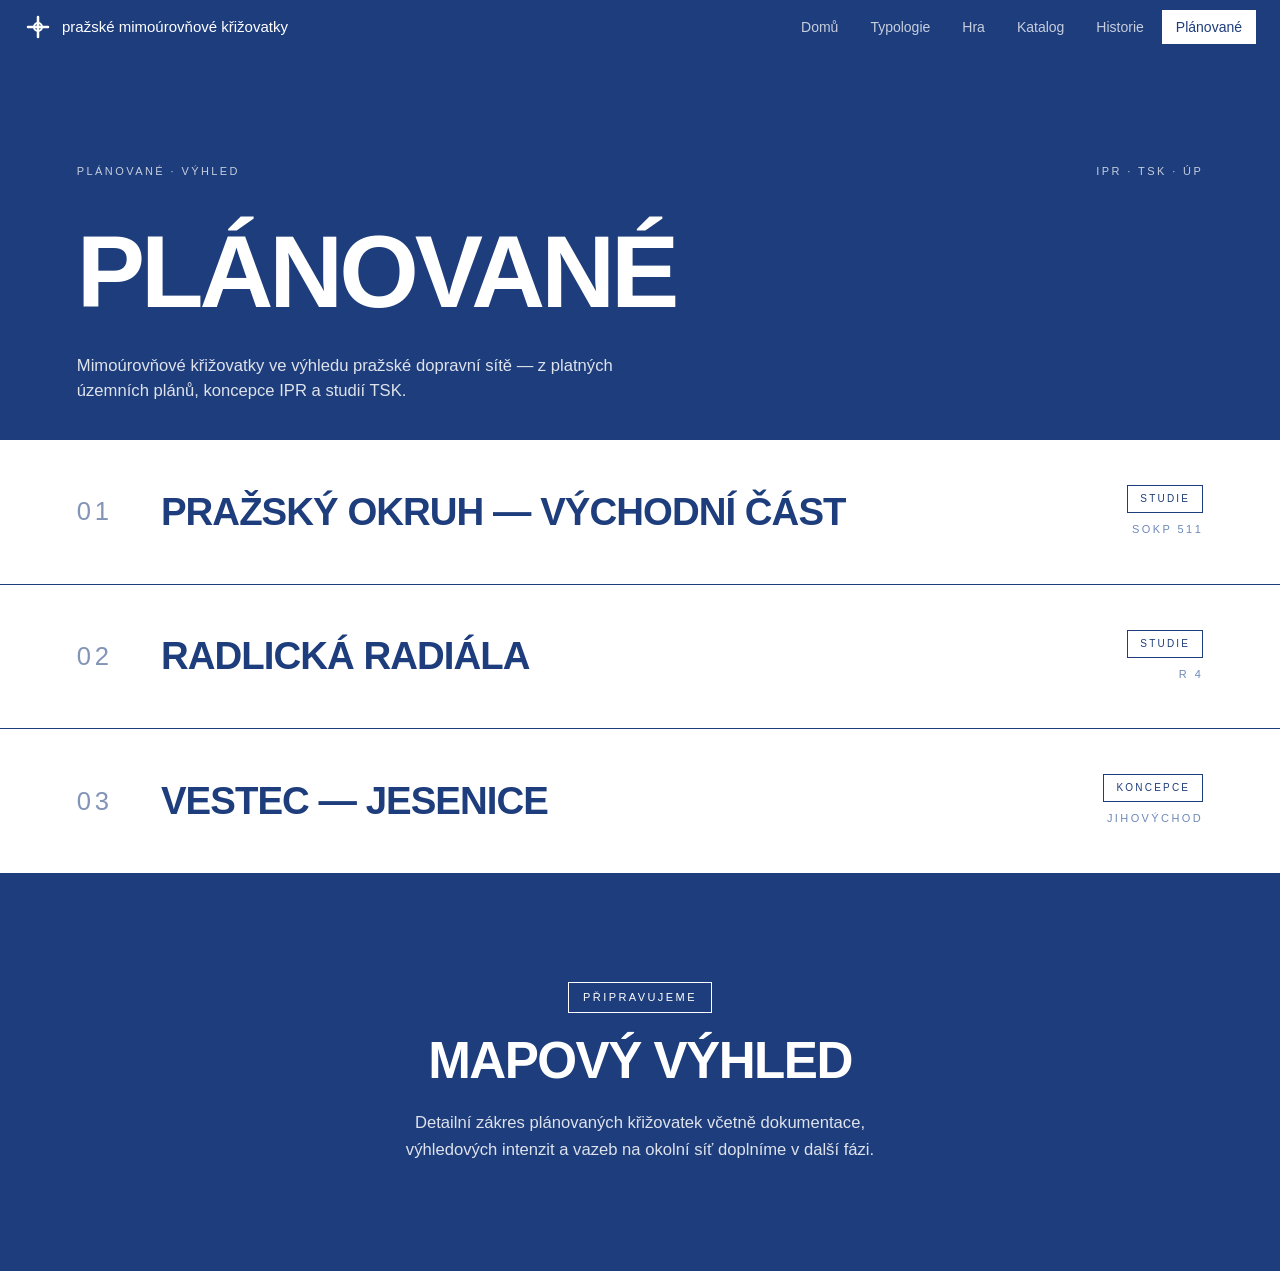
<file: web/planovane.html>
<!DOCTYPE html>
<html lang="cs">
<head>
  <meta charset="UTF-8">
  <meta name="viewport" content="width=device-width, initial-scale=1.0">
  <title>Plánované · pražské mimoúrovňové křižovatky</title>
  <link rel="stylesheet" href="css/style.css">
  <link rel="icon" type="image/svg+xml" href="favicon.svg">
  <style>
    :root { --blue: #1E3D7C; --blue-light: #6E89B8; --blue-tint: rgba(30,61,124,0.08); }
    body[data-page="planovane"] main { padding: 0; max-width: none; }
    body[data-page="planovane"] .nav { border-radius: 0; }
    .page-planovane * { border-radius: 0 !important; }
    .page-planovane { color: var(--blue); }

    .p-hero {
      background: var(--blue); color: white;
      padding: clamp(80px, 12vh, 130px) clamp(24px, 6vw, 80px) clamp(28px, 4vh, 48px);
      display: flex; flex-direction: column; justify-content: space-between;
    }
    .p-hero-top { display: flex; justify-content: space-between; gap: 32px; flex-wrap: wrap; margin-bottom: clamp(24px, 5vh, 56px); }
    .p-hero-meta { font-size: 11px; letter-spacing: 0.22em; text-transform: uppercase; color: rgba(255,255,255,0.75); }
    .p-hero h1 { color: white; font-size: clamp(40px, 8vw, 130px); font-weight: 800; line-height: 0.9; letter-spacing: -0.04em; text-transform: uppercase; margin: 0; }
    .p-hero-bottom { display: flex; justify-content: space-between; align-items: flex-end; gap: 32px; flex-wrap: wrap; margin-top: clamp(20px, 4vh, 40px); }
    .p-hero p { color: rgba(255,255,255,0.85); font-size: clamp(14px, 1.3vw, 17px); max-width: 540px; line-height: 1.5; margin: 0; }

    .plans-list { border-bottom: 1px solid var(--blue); }
    .plan-item {
      display: grid;
      grid-template-columns: auto 1fr auto;
      gap: clamp(20px, 4vw, 48px);
      align-items: center;
      padding: clamp(32px, 5vh, 56px) clamp(24px, 6vw, 80px);
      border-bottom: 1px solid var(--blue);
      color: var(--blue);
      background: white;
      transition: background 0.2s;
    }
    .plan-item:last-child { border-bottom: none; }
    .plan-item:hover { background: var(--blue-tint); }
    .plan-num { font-size: clamp(20px, 2vw, 28px); font-weight: 500; letter-spacing: 0.15em; opacity: 0.55; font-variant-numeric: tabular-nums; }
    .plan-name { font-size: clamp(22px, 3vw, 44px); font-weight: 800; letter-spacing: -0.025em; text-transform: uppercase; line-height: 1; margin: 0; }
    .plan-meta { font-size: 11px; letter-spacing: 0.22em; text-transform: uppercase; color: var(--blue-light); }
    .plan-tag {
      padding: 5px 12px;
      border: 1px solid var(--blue);
      font-size: 10px;
      letter-spacing: 0.22em;
      text-transform: uppercase;
      color: var(--blue);
    }
    .plan-right { display: flex; flex-direction: column; align-items: flex-end; gap: 8px; }

    .placeholder-section {
      padding: clamp(80px, 12vh, 160px) clamp(24px, 6vw, 80px);
      text-align: center;
      background: var(--blue);
      color: white;
    }
    .placeholder-section h2 { font-size: clamp(28px, 4vw, 56px); font-weight: 800; letter-spacing: -0.03em; text-transform: uppercase; margin: 0 0 24px; line-height: 0.95; }
    .placeholder-section p { font-size: clamp(14px, 1.3vw, 17px); max-width: 540px; margin: 0 auto; line-height: 1.6; color: rgba(255,255,255,0.85); }
    .placeholder-tag {
      display: inline-block;
      padding: 6px 14px;
      border: 1px solid white;
      color: white;
      font-size: 11px;
      letter-spacing: 0.22em;
      text-transform: uppercase;
      margin-bottom: 24px;
    }
  </style>
</head>
<body data-page="planovane" class="page-planovane">

<div id="nav"></div>

<main>
  <section class="p-hero">
    <div class="p-hero-top">
      <div class="p-hero-meta">Plánované · výhled</div>
      <div class="p-hero-meta">IPR · TSK · ÚP</div>
    </div>
    <h1>Plánované</h1>
    <div class="p-hero-bottom">
      <p>Mimoúrovňové křižovatky ve výhledu pražské dopravní sítě — z platných územních plánů, koncepce IPR a studií TSK.</p>
    </div>
  </section>

  <div class="plans-list">
    <article class="plan-item">
      <div class="plan-num">01</div>
      <h3 class="plan-name">Pražský okruh — východní část</h3>
      <div class="plan-right">
        <span class="plan-tag">Studie</span>
        <span class="plan-meta">SOKP 511</span>
      </div>
    </article>
    <article class="plan-item">
      <div class="plan-num">02</div>
      <h3 class="plan-name">Radlická radiála</h3>
      <div class="plan-right">
        <span class="plan-tag">Studie</span>
        <span class="plan-meta">R 4</span>
      </div>
    </article>
    <article class="plan-item">
      <div class="plan-num">03</div>
      <h3 class="plan-name">Vestec — Jesenice</h3>
      <div class="plan-right">
        <span class="plan-tag">Koncepce</span>
        <span class="plan-meta">jihovýchod</span>
      </div>
    </article>
  </div>

  <section class="placeholder-section">
    <div class="placeholder-tag">Připravujeme</div>
    <h2>Mapový výhled</h2>
    <p>Detailní zákres plánovaných křižovatek včetně dokumentace, výhledových intenzit a vazeb na okolní síť doplníme v další fázi.</p>
  </section>
</main>

<script src="js/nav.js"></script>
</body>
</html>
</file>
<file: web/css/style.css>
/* ===== Křižovatky mimo úroveň Prahy — global styles ===== */

:root {
  --primary: #1E3D7C;
  --primary-light: #2D5BA8;
  --primary-bg: #F4F7FB;
  --primary-tint: rgba(30, 61, 124, 0.08);

  --text: #1A1A1A;
  --text-muted: #5F6B7A;
  --text-faint: #94A0AE;

  --bg: #FFFFFF;
  --bg-alt: #FAFBFC;
  --border: rgba(30, 61, 124, 0.15);
  --border-strong: rgba(30, 61, 124, 0.30);

  --shadow-sm: 0 1px 2px rgba(30, 61, 124, 0.05);
  --shadow-md: 0 2px 8px rgba(30, 61, 124, 0.08);
  --shadow-lg: 0 4px 24px rgba(30, 61, 124, 0.12);

  --radius-sm: 4px;
  --radius-md: 8px;
  --radius-lg: 12px;

  --font: -apple-system, BlinkMacSystemFont, "Segoe UI", Roboto, "Helvetica Neue", Arial, sans-serif;
}

* { box-sizing: border-box; margin: 0; padding: 0; }

html { scroll-behavior: smooth; }

body {
  font-family: var(--font);
  font-size: 15px;
  line-height: 1.6;
  color: var(--text);
  background: var(--bg);
  -webkit-font-smoothing: antialiased;
}

a { color: var(--primary); text-decoration: none; }
a:hover { text-decoration: underline; }

img { display: block; max-width: 100%; }

button {
  font-family: inherit;
  font-size: inherit;
  cursor: pointer;
  border: none;
  background: none;
}

h1 { font-size: 32px; font-weight: 500; line-height: 1.2; }
h2 { font-size: 22px; font-weight: 500; line-height: 1.3; }
h3 { font-size: 16px; font-weight: 500; }
p  { font-size: 15px; }

/* ===== Navigation ===== */

.nav {
  background: var(--primary);
  border-bottom: 1px solid var(--primary);
  position: sticky;
  top: 0;
  z-index: 100;
  color: white;
}
.nav-inner {
  max-width: 1400px;
  margin: 0 auto;
  padding: 10px 24px;
  display: flex;
  align-items: center;
  justify-content: space-between;
  gap: 24px;
}
.nav-logo {
  display: flex;
  align-items: center;
  gap: 10px;
  color: white;
  font-weight: 500;
  font-size: 15px;
  flex-shrink: 0;
  white-space: nowrap;
}
.nav-logo:hover { text-decoration: none; color: white; }
.nav-logo .logo-mark {
  width: 28px; height: 28px;
  display: flex; align-items: center; justify-content: center;
  color: white;
}
.nav-links {
  display: flex;
  gap: 4px;
  list-style: none;
}
.nav-links a {
  display: inline-block;
  padding: 6px 14px;
  border-radius: var(--radius-md);
  color: rgba(255,255,255,0.75);
  font-size: 14px;
  font-weight: 400;
  transition: all 0.15s;
}
.nav-links a:hover {
  background: rgba(255,255,255,0.12);
  color: white;
  text-decoration: none;
}
.nav-links a.active {
  background: white;
  color: var(--primary);
}

@media (max-width: 800px) {
  .nav-inner { padding: 8px 16px; flex-wrap: wrap; }
  .nav-links { width: 100%; overflow-x: auto; padding-bottom: 4px; }
  .nav-links a { padding: 5px 10px; font-size: 13px; }
}

/* ===== Layout ===== */

main {
  max-width: 1400px;
  margin: 0 auto;
  padding: 32px 24px;
}
main.no-pad { padding: 0; max-width: none; }

.page-header {
  margin-bottom: 32px;
}
.page-header h1 {
  color: var(--primary);
  margin-bottom: 8px;
}
.page-header p {
  color: var(--text-muted);
  font-size: 16px;
  max-width: 700px;
}

/* ===== Buttons ===== */

.btn {
  display: inline-flex;
  align-items: center;
  justify-content: center;
  gap: 8px;
  padding: 12px 24px;
  border-radius: var(--radius-md);
  font-size: 15px;
  font-weight: 500;
  transition: all 0.15s;
  border: 1px solid transparent;
  cursor: pointer;
}
.btn-primary {
  background: var(--primary);
  color: white;
}
.btn-primary:hover {
  background: var(--primary-light);
  text-decoration: none;
  color: white;
}
.btn-secondary {
  background: white;
  color: var(--primary);
  border-color: var(--border-strong);
}
.btn-secondary:hover {
  background: var(--primary-tint);
  text-decoration: none;
}
.btn-lg { padding: 14px 32px; font-size: 16px; }

/* ===== Cards ===== */

.card {
  background: white;
  border: 1px solid var(--border);
  border-radius: var(--radius-md);
  overflow: hidden;
  transition: all 0.15s;
}
.card:hover {
  border-color: var(--border-strong);
  box-shadow: var(--shadow-md);
}
.card-img {
  aspect-ratio: 1;
  background: white;
  display: flex;
  align-items: center;
  justify-content: center;
  border-bottom: 1px solid var(--border);
  overflow: hidden;
}
.card-img img {
  width: 100%; height: 100%;
  object-fit: contain;
  padding: 8%;
}
.card-img.cover img {
  object-fit: cover;
  padding: 0;
}
.card-body { padding: 12px 14px; }
.card-title {
  font-size: 14px;
  font-weight: 500;
  color: var(--text);
  margin-bottom: 4px;
}
.card-subtitle {
  font-size: 12px;
  color: var(--text-muted);
}
.card-meta {
  font-size: 11px;
  color: var(--text-faint);
  text-transform: uppercase;
  letter-spacing: 0.04em;
  margin-top: 6px;
}

/* ===== Grid layouts ===== */

.grid {
  display: grid;
  gap: 16px;
}
.grid-2 { grid-template-columns: repeat(2, 1fr); }
.grid-3 { grid-template-columns: repeat(3, 1fr); }
.grid-4 { grid-template-columns: repeat(4, 1fr); }
.grid-auto { grid-template-columns: repeat(auto-fill, minmax(220px, 1fr)); }

@media (max-width: 800px) {
  .grid-3, .grid-4 { grid-template-columns: repeat(2, 1fr); }
}
@media (max-width: 500px) {
  .grid-4 { grid-template-columns: 1fr; }
}

/* ===== Tags / pills ===== */

.pill {
  display: inline-block;
  padding: 3px 10px;
  border-radius: 999px;
  font-size: 11px;
  font-weight: 500;
  background: var(--primary-tint);
  color: var(--primary);
  white-space: nowrap;
}
.pill.muted {
  background: rgba(0,0,0,0.05);
  color: var(--text-muted);
}

/* ===== Footer ===== */

.footer {
  border-top: 1px solid var(--border);
  margin-top: 64px;
  padding: 32px 24px;
  background: var(--bg-alt);
  color: var(--text-muted);
  font-size: 13px;
}
.footer-inner {
  max-width: 1400px;
  margin: 0 auto;
  display: flex;
  justify-content: space-between;
  align-items: center;
  flex-wrap: wrap;
  gap: 16px;
}

/* ===== Utility ===== */

.center { text-align: center; }
.muted { color: var(--text-muted); }
.faint { color: var(--text-faint); }
.mb-1 { margin-bottom: 8px; }
.mb-2 { margin-bottom: 16px; }
.mb-3 { margin-bottom: 24px; }
.mb-4 { margin-bottom: 32px; }
.mt-2 { margin-top: 16px; }
.mt-3 { margin-top: 24px; }
.flex { display: flex; }
.gap-1 { gap: 8px; }
.gap-2 { gap: 16px; }
.hidden { display: none !important; }
.sr-only {
  position: absolute; width: 1px; height: 1px; padding: 0; margin: -1px;
  overflow: hidden; clip: rect(0,0,0,0); white-space: nowrap; border: 0;
}
</file>
